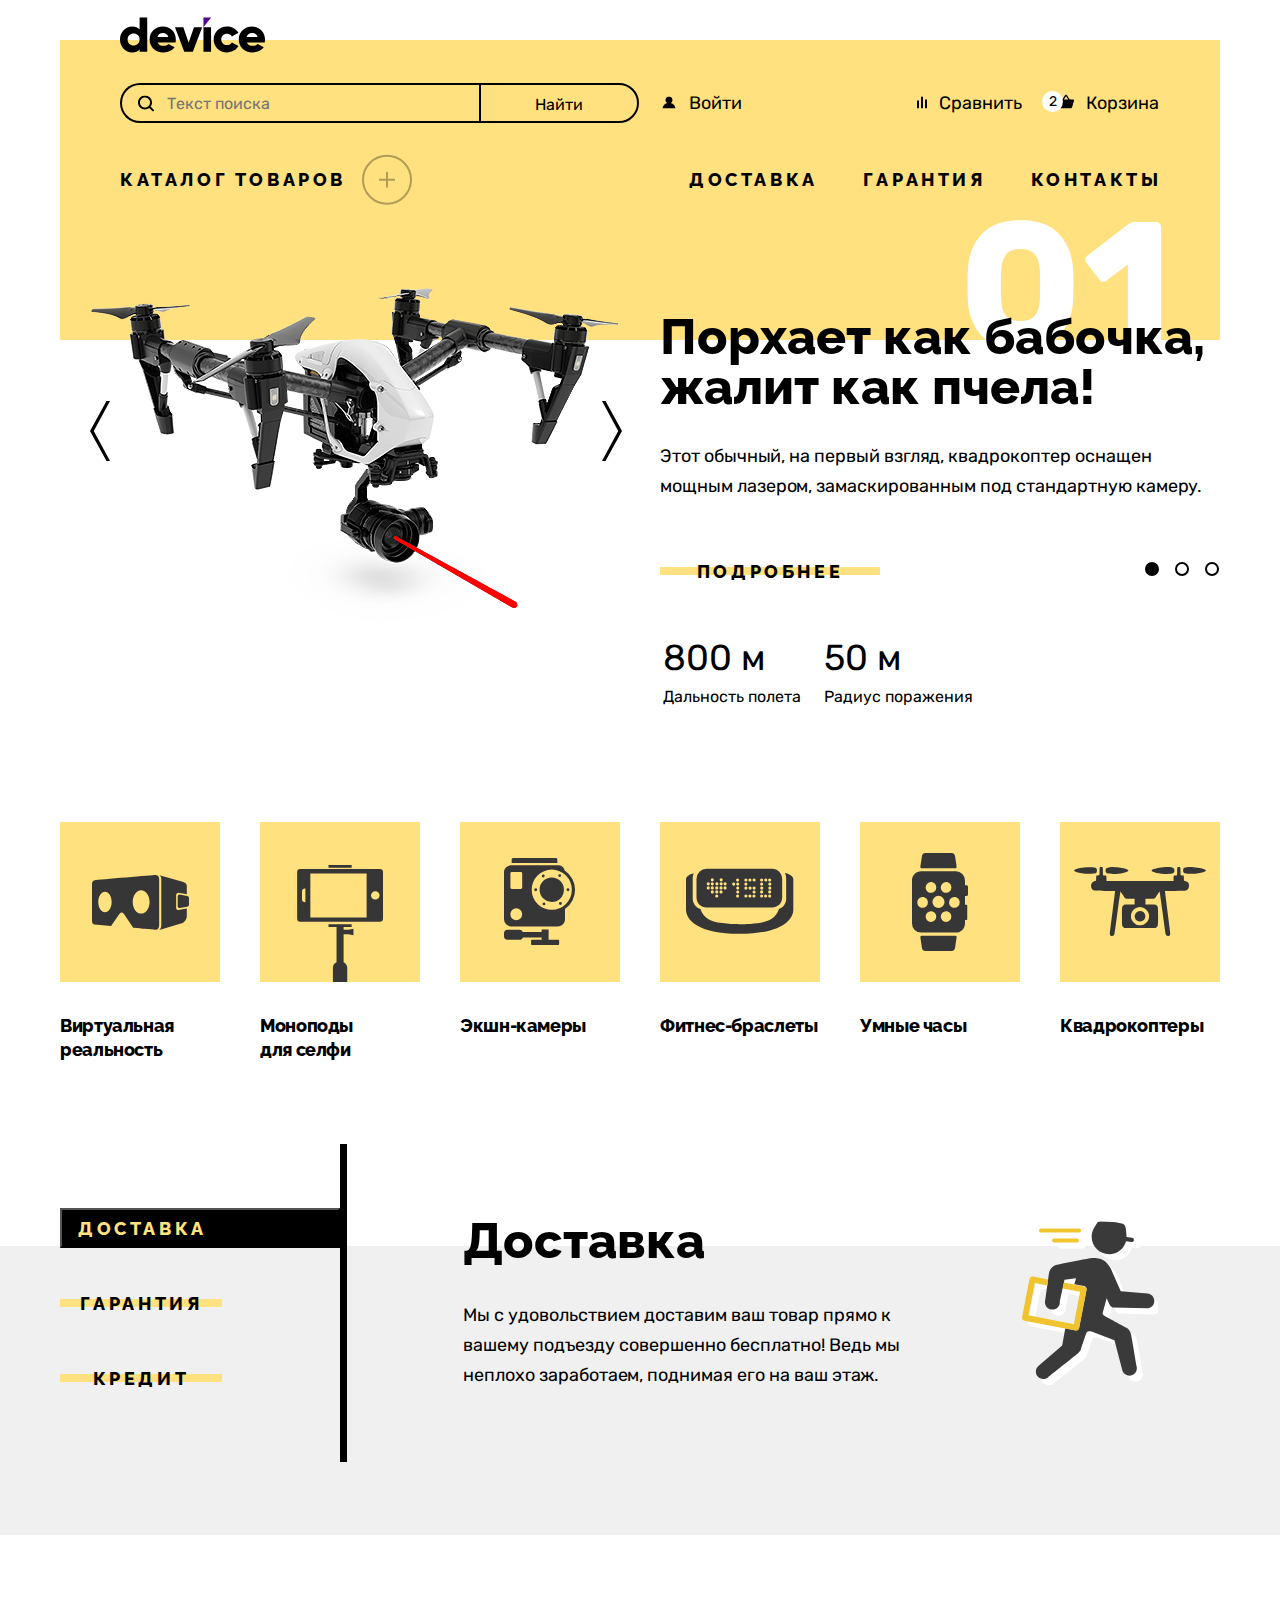
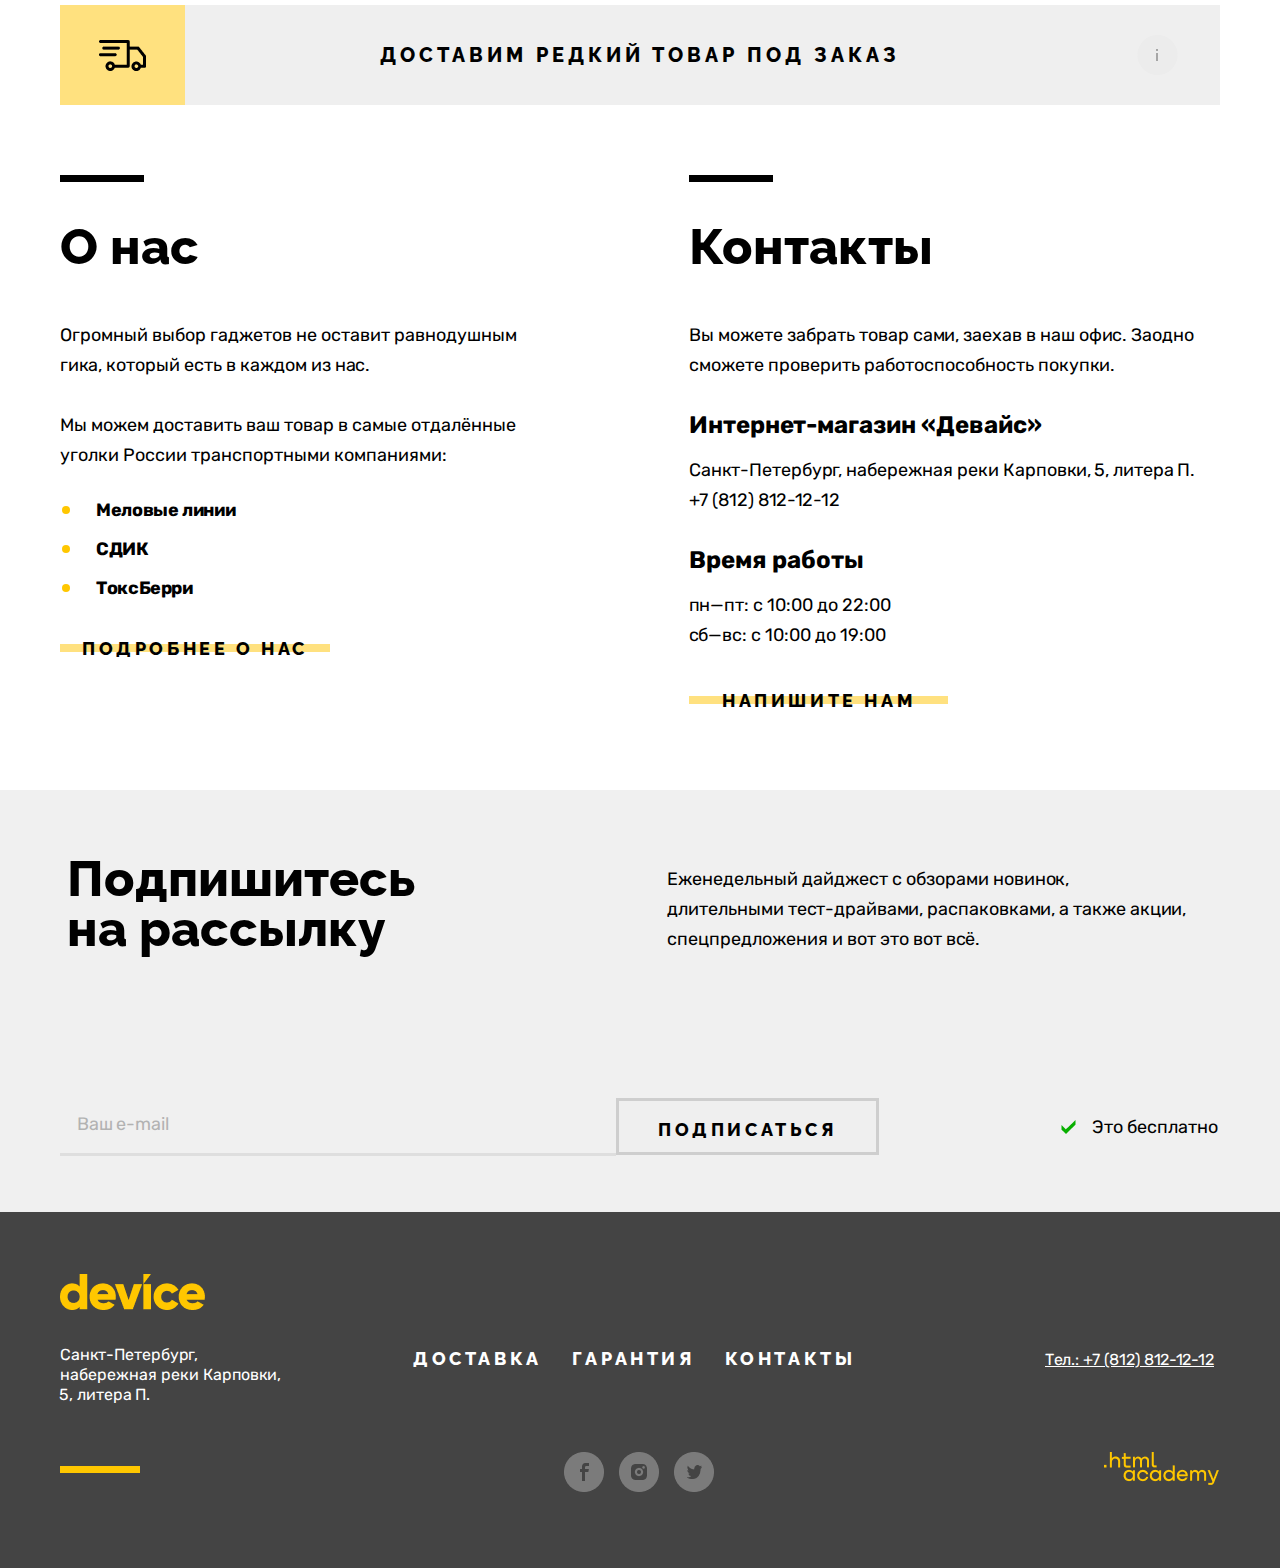
<file: index.html>
<!DOCTYPE html>
<html lang="ru">

<head>
  <meta charset="utf-8">
  <title>device</title>
  <link rel="stylesheet" href="styles.css">
</head>

<body>
  <header class="page-header">
    <!-- Yandex.Metrika counter -->
<script type="text/javascript" >
  (function(m,e,t,r,i,k,a){m[i]=m[i]||function(){(m[i].a=m[i].a||[]).push(arguments)};
  m[i].l=1*new Date();
  for (var j = 0; j < document.scripts.length; j++) {if (document.scripts[j].src === r) { return; }}
  k=e.createElement(t),a=e.getElementsByTagName(t)[0],k.async=1,k.src=r,a.parentNode.insertBefore(k,a)})
  (window, document, "script", "https://mc.yandex.ru/metrika/tag.js", "ym");

  ym(85790949, "init", {
       clickmap:true,
       trackLinks:true,
       accurateTrackBounce:true,
       webvisor:true,
       ecommerce:"dataLayer"
  });
</script>
<noscript><div><img src="https://mc.yandex.ru/watch/85790949" style="position:absolute; left:-9999px;" alt="" /></div></noscript>
<!-- /Yandex.Metrika counter -->
    <div class="background"></div>
    <a class="logo-link" href="#">
      <img src="images/logo-header.svg" alt="Логотип компании" width="145" height="36" class="header-logo">
    </a>
    <div class="header-container">
      <form action="#" class="header-search">
        <span class="search-text-wrapper">
          <input class="search-text" type="text" name="search" placeholder="Текст поиска">
        </span>
        <span class="search-button-wrapper">
          <button class="search-button" type="submit" value="Найти">Найти</button>
        </span>
      </form>
      <!--НАВИГАЦИЯ-->
      <nav class="navigation">
        <ul class="navigation-user">
          <li class="navigation-user-item registration">
            <a class="navigation-link" href="index+catalog.html">
              <svg class="navigation-icon" aria-hidden="true" focusable="false" xmlns="http://www.w3.org/2000/svg"
                width="16" height="13" viewBox="0 0 16 13" fill="none">
                <g clip-path="url(#clip0_53699_894)">
                  <path
                    d="M1.5 12.3889H14.5C14.3 9.78892 12.4 7.58892 9.8 6.88892C10.8 6.28892 11.5 5.18892 11.5 3.88892C11.5 1.98892 9.9 0.388916 8 0.388916C6.1 0.388916 4.5 1.98892 4.5 3.88892C4.5 5.18892 5.2 6.28892 6.2 6.88892C3.6 7.58892 1.7 9.78892 1.5 12.3889Z"
                    fill="black" />
                </g>
                <defs>
                  <clipPath id="clip0_53699_894">
                    <rect width="15" height="12" fill="white" transform="translate(0.5 0.388916)" />
                  </clipPath>
                </defs>
              </svg>Войти</a>
          <li class="navigation-user-item"><a class="navigation-link compare" href="#">
              <svg class="navigation-icon" aria-hidden="true" focusable="false" xmlns="http://www.w3.org/2000/svg"
                width="10" height="13" viewBox="0 0 10 13" fill="none">
                <g clip-path="url(#clip0_53699_899)">
                  <path d="M6 0.388916H4V12.3889H6V0.388916Z" fill="black" />
                  <path d="M2 4.38892H0V12.3889H2V4.38892Z" fill="black" />
                  <path d="M10 3.38892H8V12.3889H10V3.38892Z" fill="black" />
                </g>
                <defs>
                  <clipPath id="clip0_53699_899">
                    <rect width="10" height="12" fill="white" transform="translate(0 0.388916)" />
                  </clipPath>
                </defs>
              </svg>Сравнить</a>
          </li>
          <li class="navigation-user-item basket">

            <a class="navigation-link" href="#">
              <svg class="navigation-icon" aria-hidden="true" focusable="false" xmlns="http://www.w3.org/2000/svg"
                width="16" height="15" viewBox="0 0 16 15" fill="none">
                <g clip-path="url(#clip0_53699_905)">
                  <path
                    d="M15.3 5.38892L11.8 5.58892L8.6 0.688916C8.5 0.488916 8.2 0.388916 8 0.388916C7.8 0.388916 7.5 0.488916 7.4 0.688916L4.2 5.58892H0.7C0.3 5.58892 0 5.88892 0 6.28892C0 6.38892 0 6.38892 0 6.48892L1.9 13.2889C2.1 13.9889 2.6 14.3889 3.3 14.3889H12.7C13.4 14.3889 13.9 13.9889 14.1 13.2889L16 6.38892C16 6.28892 16 6.28892 16 6.18892C16 5.78892 15.7 5.38892 15.3 5.38892ZM8 2.28892L10.2 5.48892H5.9L8 2.28892Z"
                    fill="black" />
                </g>
                <defs>
                  <clipPath id="clip0_53699_905">
                    <rect width="16" height="14" fill="white" transform="translate(0 0.388916)" />
                  </clipPath>
                </defs>
              </svg>Корзина</a>
            <div class="basket-number">2</div>
          </li>
        </ul>
      </nav>
      <!--ПОПОВЕР-->
      <div class="basket-popover-arrow"></div>
      <div class="basket-popover">
        <ul class="basket-popover-list">
          <li class="basket-popover-item">
            <a class="basket-popover-link" href="#">
              <img class="basket-popover-image" src="images/popover-product1.png" width="39" height="43"
                alt="товар в корзине Любительская селфи-палка">
              <p class="basket-popover-text">Любительская селфи-палка</p>
            </a>
            <button class="basket-popover-delete">
              <span class="visually-hidden">удалить товар из корзины</span>
              <svg xmlns="http://www.w3.org/2000/svg" width="10" height="11" viewBox="0 0 10 11" fill="none">
                <path
                  d="M10 1.68692L9.09091 0.777832L5 4.86874L0.909091 0.777832L0 1.68692L4.09091 5.77783L0 9.86874L0.909091 10.7778L5 6.68692L9.09091 10.7778L10 9.86874L5.90909 5.77783L10 1.68692Z"
                  fill="white" />
              </svg>
            </button>
          </li>
          <li class="basket-popover-item">
            <a class="basket-popover-link" href="#">
              <img class="basket-popover-image" src="images/popover-product2.png" width="39" height="43"
                alt="товар в корзине профессиональная селфи-палка">
              <p class="basket-popover-text">Профессиональная селфи-палка</p>
            </a>
            <button class="basket-popover-delete">
              <span class="visually-hidden">удалить товар из корзины</span>
              <svg xmlns="http://www.w3.org/2000/svg" width="10" height="11" viewBox="0 0 10 11" fill="none">
                <path
                  d="M10 1.68692L9.09091 0.777832L5 4.86874L0.909091 0.777832L0 1.68692L4.09091 5.77783L0 9.86874L0.909091 10.7778L5 6.68692L9.09091 10.7778L10 9.86874L5.90909 5.77783L10 1.68692Z"
                  fill="white" />
              </svg>
            </button>
          </li>
        </ul>
        <div class="basket-popover-cost">
          <span class="quantity">Товаров: 2</span>
          <span class="total-price">Сумма: 2000 ₽</span>
        </div>
        <a class="basket-popover-сart" href="#">
          <span class="visually-hidden">перейти в корзину</span>
          <span class="basket-popover-сart-text">открыть корзину</span>
        </a>
      </div>
    </div>

    <!--ОСНОВНАЯ НАВИГАЦИЯ по товарам и услугам-->
    <nav>
    <ul class="navigation-list">
      <li class="navigation-item nav-catalog">
        <div class="nav-catalog-wrapper">
          <a class="navigation-link-catalog" href="#">каталог товаров</a>
          <span class="catalog-icon"></span>
          <!--ПОДКАТАЛОГ-->
          <div class="subcatalog">
            <div class="subcatalog-column subcatalog-column1">
              <span class="subcatalog-item"><a class="subcatalog-link" href="#">Виртуальная реальность</a></span>
              <span class="subcatalog-item"><a class="subcatalog-link" href="index+catalog.html">Моноподы для
                  селфи</a></span>
              <span class="subcatalog-item"><a class="subcatalog-link" href="#">Экшн-камеры</a></span>
            </div>
            <div class="subcatalog-column subcatalog-column2">
              <span class="subcatalog-item"><a class="subcatalog-link" href="#">Фитнес-браслеты</a></span>
              <span class="subcatalog-item"><a class="subcatalog-link" href="#">Умные часы</a></span>
            </div>
            <div class="subcatalog-column subcatalog-column3">
              <span class="subcatalog-item"><a class="subcatalog-link" href="#">Квадрокоптеры</a></span>
            </div>
          </div>
        </div>
      </li>
      <li class="navigation-item "><a class="navigation-link" href="#">ДОСТАВКА</a></li>
      <li class="navigation-item"><a class="navigation-link" href="#">ГАРАНТИЯ</a></li>
      <li class="navigation-item"><a class="navigation-link" href="#">КОНТАКТЫ</a></li>
    </ul>
    </nav>

  </header>
  <main class="main-container">
    <h1 class="visually-hidden">Интернет-магазин device</h1>

    <!--слайдер-->
    <section class="slider">
      <!--1 товар-->
      <div class="slider-1">
        <span class="slide-number"></span>
        <!--кнопка "назад"-->
        <button class="slider-button slider-prev" type="button">
          <span class="visually-hidden">Предыдущее фото</span>
        </button>
        <!--фото товара-->
        <img class="slider-image" src="images/slider-1.png" width="560" height="560" alt="квадрокоптер">
        <!--кнопка "вперед"-->
        <button class="slider-button slider-next" type="button">
          <span class="visually-hidden">Следующее фото</span>
        </button>
        <!--описание товара-->
        <!--нужно будет скрыть этот заголовок-->
        <div class="description-container">
          <h2 class="visually-hidden">квадрокоптер</h2>
          <p class="slider-title title">Порхает как бабочка,
            жалит как пчела!</p>
          <p class="slider-text">Этот обычный, на первый взгляд, квадрокоптер оснащен мощным лазером, замаскированным
            под стандартную камеру.</p>
          <div class="slider-wrappwer">
            <button class="button-details yellow-line" tabindex="0">ПОДРОБНЕЕ</button>
            <!--пагинация-->
            <ol class="slider-pagination">
              <li class="slider-pagination-item">
                <button class="slider-pagination-button-wrapper" type="button">
                  <span class="visually-hidden">1 фото</span>
                  <span class="slider-pagination-button slider-pagination-button-current"></span>
                </button>
              </li>

              <li class="slider-pagination-item">
                <button class="slider-pagination-button-wrapper" type="button">
                  <span class="visually-hidden">2 фото</span>
                  <span class="slider-pagination-button"></span>
                </button>
              </li>

              <li class="slider-pagination-item">
                <button class="slider-pagination-button-wrapper" type="button">
                  <span class="visually-hidden">3 фото</span>
                  <span class="slider-pagination-button"></span>
                </button>
              </li>
            </ol>
          </div>
          <table class="slider-table">
            <tr>
              <td class="slider-table-value">800 м</td>
              <td class="slider-table-value">50 м</td>
            </tr>
            <tr>
              <td class="slider-table-characteristic">Дальность полета</td>
              <td class="slider-table-characteristic">Радиус поражения</td>
            </tr>
          </table>
        </div>
      </div>

      <!--2 товар-->
      <div class="slider-2 slider-inactive">
        <span class="slide-number"></span>
        <!--кнопка "назад"-->
        <button class="slider-button slider-prev" type="button">
          <span class="visually-hidden">Предыдущее фото</span>
        </button>
        <!--фото товара-->
        <img class="slider-image" src="images/slider-2.png" width="560" height="560" alt="фистнес-браслет">
        <!--кнопка "вперед"-->
        <button class="slider-button slider-next" type="button">
          <span class="visually-hidden">Следующее фото</span>
        </button>
        <!--описание товара-->
        <!--нужно будет скрыть этот заголовок-->
        <div class="description-container">
          <h2 class="visually-hidden">фистнес-браслет</h2>
          <p class="slider-title title">Худеем правильно!</p>
          <p class="slider-text">Мотивирующие фитнес-браслеты помогут найти в себе силы не пропускать занятия и
            соблюдать диету.</p>
          <div class="slider-wrappwer">
            <button class="button-details yellow-line" tabindex="0">ПОДРОБНЕЕ</button>
            <!--пагинация-->
            <ol class="slider-pagination">
              <li class="slider-pagination-item">
                <button class="slider-pagination-button slider-pagination-button-current" type="button">
                  <span class="visually-hidden">1 фото</span>
                </button>
              </li>
              <li class="slider-pagination-item">
                <button class="slider-pagination-button" type="button">
                  <span class="visually-hidden">2 фото</span>
                </button>
              </li>
              <li class="slider-pagination-item">
                <button class="slider-pagination-button" type="button">
                  <span class="visually-hidden">3 фото</span>
                </button>
              </li>
            </ol>
          </div>
          <table class="slider-table">
            <tr>
              <td class="slider-table-value">48 часов</td>
            </tr>
            <tr>
              <td class="slider-table-characteristic">Без подзарядки</td>
            </tr>
          </table>
        </div>
      </div>

      <!--3 товар-->
      <div class="slider-3 slider-inactive">
        <span class="slide-number"></span>
        <!--кнопка "назад"-->
        <button class="slider-button slider-prev" type="button">
          <span class="visually-hidden">Предыдущее фото</span>
        </button>
        <!--фото товара-->
        <img class="slider-image" src="images/slider-3.png" width="560" height="560" alt="селфи-палка">
        <!--кнопка "вперед"-->
        <button class="slider-button slider-next" type="button">
          <span class="visually-hidden">Следующее фото</span>
        </button>
        <!--описание товара-->
        <!--нужно будет скрыть этот заголовок-->
        <div class="description-container">
          <h2 class="visually-hidden">селфи-палка</h2>
          <p class="slider-title title">Делай селфи, как Бен Стиллер! </p>
          <p class="slider-text">Самая длинная палка для селфи доступна в нашем магазине. Восемь (Восемь, Карл!) метров
            длиной и весом всего 5 кг.</p>
          <div class="slider-wrappwer">
            <button class="button-details yellow-line" tabindex="0">ПОДРОБНЕЕ</button>
            <!--пагинация-->
            <ol class="slider-pagination">
              <li class="slider-pagination-item">
                <button class="slider-pagination-button slider-pagination-button-current" type="button">
                  <span class="visually-hidden">1 фото</span>
                </button>
              </li>
              <li class="slider-pagination-item">
                <button class="slider-pagination-button" type="button">
                  <span class="visually-hidden">2 фото</span>
                </button>
              </li>
              <li class="slider-pagination-item">
                <button class="slider-pagination-button" type="button">
                  <span class="visually-hidden">3 фото</span>
                </button>
              </li>
            </ol>
          </div>
          <table class="slider-table">
            <tr>
              <td class="slider-table-value">8,5 м</td>
              <td class="slider-table-value">5 кг</td>
              <td class="slider-table-value">Карбон</td>
            </tr>
            <tr>
              <td class="slider-table-characteristic">Длина палки</td>
              <td class="slider-table-characteristic">Вес палки</td>
              <td class="slider-table-characteristic">Материал</td>
            </tr>
          </table>
        </div>
      </div>

    </section>

    <!--каталог-->
    <section class="catalog">
      <!--нужно будет скрыть этот заголовок-->
      <h2 class="visually-hidden">Каталог</h2>
      <ul class="catalog-list">
        <li class="catalog-item virtual_reality">
          <a class="catalog-link" href="">
            <div class="virtual_reality-image icon"></div>
            <span>Виртуальная реальность</span>
          </a>
        </li>
        <li class="catalog-item selfy">
          <a class="catalog-link" href="index+catalog.html">
            <div class="selfy-image icon"></div>
            <span>Моноподы <br> для селфи</span>
          </a>
        </li>
        <li class="catalog-item camera">
          <a class="catalog-link" href="">
            <div class="camera-image icon"></div>
            <span>Экшн-камеры</span>
          </a>
        </li>
        <li class="catalog-item fitness_bracelet">
          <a class="catalog-link" href="">
            <div class="fitness_bracelet-image icon"></div>
            <span>Фитнес-браслеты</span>
          </a>
        </li>
        <li class="catalog-item smart_watch">
          <a class="catalog-link" href="">
            <div class="smart_watch-image icon"></div>
            <span>Умные часы</span>
          </a>
        </li>
        <li class="catalog-item quadrocopter">
          <a class="catalog-link" href="">
            <div class="quadrocopter-image icon"></div>
            <span>Квадрокоптеры</span>
          </a>
        </li>
      </ul>
    </section>

    <!--услуги-->
    <section class="services">
      <div class="services-backgroung"></div>
      <!--доставка-->
      <div class="services-container-delivery">
        <div class="services-button-container">
          <button class="services-button delivery services-button-active">ДОСТАВКА</button>
          <button class="services-button guarantee yellow-line">ГАРАНТИЯ</button>
          <button class="services-button credit yellow-line">КРЕДИТ</button>
        </div>
        <div class="services-line"></div>
        <div class="services-item">
          <svg class="services-icon" xmlns="http://www.w3.org/2000/svg" width="136" height="165" viewBox="0 0 136 165"
            fill="none">
            <g clip-path="url(#clip0_2867_233)">
              <path
                d="M93.1329 39.2671C101.254 39.2671 108.078 33.7251 110.033 26.2181L115.5 27.0321C115.607 27.0481 115.715 27.0561 115.82 27.0561C116.871 27.0561 117.791 26.2861 117.951 25.2161C118.127 24.0381 117.312 22.9401 116.135 22.7651L110.594 21.9401C110.596 21.8941 110.598 21.8491 110.598 21.8021C110.598 21.6201 110.592 21.4401 110.584 21.2601C110.584 21.2601 110.133 14.7421 109.51 12.0231C108.889 9.30406 106.975 8.72706 106.975 8.72706C97.2049 6.51506 87.2029 6.28906 84.5999 6.28906C81.9969 6.28906 81.4419 7.62106 81.4419 7.62106L78.2919 12.6171L78.2819 12.6141C78.2059 12.7361 78.136 12.8591 78.063 12.9821L78.0359 13.0251C76.5339 15.6051 75.6689 18.6011 75.6689 21.8021C75.6679 31.4481 83.4879 39.2671 93.1329 39.2671Z"
                fill="white" />
              <path
                d="M131.535 78.576V78.574L104.793 76.406L95.5469 55.294C95.5469 55.294 95.0859 52.52 89.5389 46.818C83.9899 41.116 72.7399 43.428 72.7399 43.428C72.7399 43.428 48.8539 47.897 40.9949 49.746C33.1349 51.596 32.8269 59.609 32.8269 59.609L32.1949 64.128L17.0169 61.187C16.8259 61.15 16.6359 61.132 16.4489 61.132C15.0419 61.132 13.7779 62.132 13.5009 63.561L6.08995 101.803C5.77595 103.423 6.84395 105.005 8.46495 105.319L59.6609 115.242C59.7759 115.264 59.8909 115.266 60.0069 115.275H60.0089C59.2809 115.379 58.7179 115.24 58.7179 115.24L49.3179 113.391L46.2359 130.496L22.6759 150.859C20.9749 152.22 19.8839 154.312 19.8839 156.66C19.8839 160.764 23.2099 164.09 27.3129 164.09C29.3479 164.09 31.1909 163.272 32.5329 161.945C32.5329 161.945 60.2579 139.895 62.1079 138.354C63.9579 136.814 64.8809 134.501 64.8809 134.501C64.8809 134.501 69.422 120.553 70.66 117.627C71.5079 115.623 75.5919 116.548 75.5919 116.548L98.4769 125.179L106.092 154.241C106.174 154.871 106.334 155.475 106.565 156.045H106.567C107.665 158.773 110.337 160.699 113.456 160.699C117.56 160.699 120.886 157.372 120.886 153.269C120.886 152.67 120.814 152.09 120.679 151.533C119.837 146.568 116.075 124.487 115.118 119.707C114.04 114.313 110.497 112.773 110.497 112.773C110.497 112.773 89.229 101.215 87.8429 100.444C86.4559 99.674 86.7649 97.67 86.7649 97.67L90.6949 83.339L93.4679 89.195C93.4679 89.195 95.087 92.469 97.5519 92.586L130.909 93.406C135.013 93.406 138.339 90.08 138.339 85.975C138.338 82.086 135.346 78.896 131.535 78.576ZM60.1039 63.307L58.3149 69.187L68.2129 71.106L47.9989 67.189L48.5469 64.693L60.1039 63.307ZM57.8549 108.78L12.5509 99.999L18.8209 67.646L31.3629 70.077L29.7449 81.644L29.1049 86.05C29.0999 86.076 29.0969 86.106 29.0929 86.132L29.0749 86.259H29.0769C29.0369 86.571 29.0139 86.888 29.0139 87.21C29.0139 91.314 32.3409 94.639 36.4439 94.639C40.5469 94.639 43.8729 91.314 43.8729 87.21C43.8729 86.892 43.8519 86.58 43.8119 86.273L46.7129 73.05L64.1259 76.424L57.8549 108.78Z"
                fill="white" />
              <path
                d="M25.05 17.5081H63.077C64.177 17.5081 65.0771 16.6121 65.0771 15.5181C65.0771 14.4241 64.177 13.5281 63.077 13.5281H25.05C23.95 13.5281 23.05 14.4241 23.05 15.5181C23.05 16.6121 23.95 17.5081 25.05 17.5081Z"
                fill="white" />
              <path
                d="M38.0798 23.5249C36.9798 23.5249 36.0798 24.4209 36.0798 25.5149C36.0798 26.6089 36.9798 27.5049 38.0798 27.5049H61.0388C62.1388 27.5049 63.0388 26.6089 63.0388 25.5149C63.0388 24.4199 62.1388 23.5249 61.0388 23.5249H38.0798Z"
                fill="white" />
              <path
                d="M87.0981 33.2319C95.2191 33.2319 102.043 27.6899 103.998 20.1829L109.465 20.9969C109.572 21.0129 109.68 21.0209 109.785 21.0209C110.836 21.0209 111.756 20.2509 111.916 19.1809C112.092 18.0029 111.277 16.9049 110.1 16.7299L104.559 15.9049C104.561 15.8589 104.563 15.8139 104.563 15.7669C104.563 15.5849 104.557 15.4049 104.549 15.2249C104.549 15.2249 104.098 8.70691 103.475 5.98791C102.854 3.26891 100.94 2.69191 100.94 2.69191C91.1701 0.479906 81.1681 0.253906 78.5641 0.253906C75.9601 0.253906 75.4061 1.58591 75.4061 1.58591L72.2561 6.58191L72.2461 6.57891C72.1701 6.69991 72.1001 6.82391 72.0271 6.94691L72.0001 6.98991C70.4981 9.56991 69.6331 12.5659 69.6331 15.7669C69.6331 25.4129 77.4531 33.2319 87.0981 33.2319Z"
                fill="#3A3A3A" />
              <path
                d="M125.5 72.5411V72.5391L98.7579 70.3711L89.5119 49.2591C89.5119 49.2591 89.0509 46.4851 83.5039 40.7831C77.9549 35.0811 66.7049 37.3931 66.7049 37.3931C66.7049 37.3931 42.8189 41.8621 34.9599 43.7101C27.0999 45.5601 26.7919 53.5731 26.7919 53.5731L23.7099 75.6091L23.0699 80.0151C23.0649 80.0411 23.0619 80.0711 23.0579 80.0971L23.0399 80.2241H23.0419C23.0019 80.5361 22.9789 80.8531 22.9789 81.1751C22.9789 85.2791 26.3059 88.6041 30.4089 88.6041C34.5119 88.6041 37.8379 85.2791 37.8379 81.1751C37.8379 80.8571 37.8169 80.5451 37.7769 80.2381L42.5109 58.6571L54.0679 57.2711L52.2789 63.1511L62.1769 65.0701C63.7969 65.3831 64.8649 66.9661 64.5519 68.5871L57.1399 106.83C56.8629 108.26 55.5989 109.26 54.1919 109.26C54.1199 109.26 54.0459 109.244 53.9719 109.239C53.2439 109.343 52.6809 109.204 52.6809 109.204L43.2809 107.355L40.1989 124.46L16.6389 144.823C14.9379 146.184 13.8469 148.276 13.8469 150.624C13.8469 154.728 17.1729 158.054 21.2759 158.054C23.3109 158.054 25.1539 157.236 26.4959 155.909C26.4959 155.909 54.2209 133.859 56.0709 132.318C57.9209 130.778 58.8439 128.465 58.8439 128.465C58.8439 128.465 63.3849 114.517 64.6229 111.591C65.4709 109.587 69.5549 110.512 69.5549 110.512L92.4399 119.143L100.055 148.205C100.137 148.835 100.297 149.439 100.528 150.009H100.53C101.628 152.737 104.3 154.663 107.419 154.663C111.523 154.663 114.849 151.336 114.849 147.233C114.849 146.634 114.777 146.054 114.642 145.497C113.8 140.532 110.038 118.451 109.081 113.671C108.003 108.277 104.46 106.737 104.46 106.737C104.46 106.737 83.1929 95.1821 81.8069 94.4101C80.4199 93.6401 80.7289 91.6361 80.7289 91.6361L84.6589 77.3051L87.4319 83.1611C87.4319 83.1611 89.0509 86.4351 91.5159 86.5521L124.873 87.3721C128.977 87.3721 132.303 84.0461 132.303 79.9411C132.303 76.0511 129.311 72.8601 125.5 72.5411Z"
                fill="#3A3A3A" />
              <path
                d="M53.9708 109.644H53.9728C54.0458 109.65 54.1198 109.665 54.1928 109.665C55.5998 109.665 56.8638 108.665 57.1408 107.235L64.5528 68.992C64.8658 67.371 63.7978 65.789 62.1778 65.475L41.9638 61.558L40.6778 67.42L58.0908 70.794L51.8198 103.148L6.51579 94.369L12.7858 62.016L25.3278 64.447L26.1598 58.497L10.9818 55.555C10.7908 55.518 10.6008 55.5 10.4138 55.5C9.00679 55.5 7.74279 56.5 7.46579 57.929L0.0547894 96.173C-0.259211 97.793 0.808789 99.375 2.42979 99.689L53.6258 109.612C53.7398 109.634 53.8548 109.635 53.9708 109.644Z"
                fill="#F0C42E" />
              <path
                d="M59.0419 9.48194C59.0419 10.5769 58.1419 11.4719 57.0419 11.4719H19.0149C17.9149 11.4719 17.0149 10.5759 17.0149 9.48194C17.0149 8.38794 17.9149 7.49194 19.0149 7.49194H57.0419C58.1419 7.49294 59.0419 8.38794 59.0419 9.48194Z"
                fill="#F0C52E" />
              <path
                d="M57.0039 19.48C57.0039 20.574 56.1039 21.47 55.0039 21.47H32.0439C30.9439 21.47 30.0439 20.574 30.0439 19.48C30.0439 18.385 30.9439 17.49 32.0439 17.49H55.0029C56.1039 17.49 57.0039 18.386 57.0039 19.48Z"
                fill="#F0C52E" />
            </g>
            <defs>
              <clipPath id="clip0_2867_233">
                <rect width="136" height="164" fill="white" transform="translate(0 0.5)" />
              </clipPath>
            </defs>
          </svg>
          <h2 class="services-title title">Доставка</h2>
          <p class="services-text"> Мы с удовольствием доставим ваш товар прямо
            к вашему подъезду совершенно бесплатно! Ведь
            мы неплохо заработаем, поднимая его на ваш этаж.</p>
        </div>
      </div>

      <!--гарантия -->
      <div class="services-container-guarantee">
        <div class="services-backgroung"></div>
        <div class="services-button-container">
          <button class="services-button delivery yellow-line">ДОСТАВКА</button>
          <button class="services-button guarantee services-button-active">ГАРАНТИЯ</button>
          <button class="services-button credit yellow-line">КРЕДИТ</button>
        </div>
        <div class="services-line"></div>
        <div class="services-item">
          <svg class="services-icon" xmlns="http://www.w3.org/2000/svg" width="171" height="195" viewBox="0 0 171 195"
            fill="none">
            <g clip-path="url(#clip0_11337_1220)">
              <path
                d="M77.6941 174.636C77.5901 174.506 67.1991 161.64 65.0851 158.876C63.7641 157.149 61.7781 156.198 59.4921 156.198C56.9321 156.198 54.6561 157.368 53.9801 157.751L48.4941 160.494C46.7211 160.015 42.9071 158.544 39.2141 154.226C35.9301 150.387 35.9531 145.24 36.1281 143.127L42.0211 137.234C45.1141 134.517 44.4731 130.718 43.2671 128.803L43.0481 128.492C43.0481 128.492 30.1861 112.271 28.3821 109.994C27.3931 108.745 25.9071 108.056 24.1981 108.056C21.3491 108.056 18.3191 110.031 17.4421 110.648C6.55711 118.397 5.85611 125.21 5.81111 125.961L5.78711 126.375L5.86111 126.784C12.2731 162.51 31.8871 177.921 41.3141 185.327C42.4621 186.228 43.4541 187.008 44.1681 187.633C50.7311 193.38 57.9301 194 60.7211 194C63.0961 193.999 65.2011 193.595 66.8101 192.829C71.1761 190.751 76.2351 184.819 77.6821 183.051C80.1831 179.992 78.9651 176.452 77.8501 174.843L77.6941 174.636ZM63.8011 186.509C63.3021 186.746 62.2311 187 60.7201 187C59.1601 187 53.6881 186.666 48.7761 182.368C47.9221 181.621 46.8631 180.789 45.6371 179.825C36.9431 172.995 18.9081 158.824 12.8571 126.141C13.1461 125.162 14.6861 121.203 21.4771 116.37C22.1291 115.917 22.9851 115.466 23.5961 115.228C26.4271 118.8 35.0061 129.62 37.0981 132.258L29.5701 139.785L29.3671 140.84C29.2861 141.262 27.4561 151.249 33.8941 158.777C40.1801 166.126 47.1441 167.444 48.4771 167.633L49.5591 167.787L57.2031 163.964L57.4211 163.846C57.7021 163.679 58.7561 163.198 59.4921 163.198C59.5281 163.198 59.5571 163.199 59.5801 163.201C61.7291 166.001 70.6851 177.098 72.0801 178.825C72.0811 178.829 72.0821 178.832 72.0841 178.835C69.5221 181.93 65.9111 185.504 63.8011 186.509Z"
                fill="white" />
              <path
                d="M137.85 65.824C143.362 60.647 145.006 53.849 142.883 45.041C142.676 44.185 142.035 43.5 141.194 43.239C140.352 42.977 139.434 43.179 138.78 43.769L130.559 51.172C129.121 50.377 126.883 48.721 126.094 45.842L132.897 39.113C133.844 38.175 133.889 36.66 133.001 35.667L132.815 35.46C132.622 35.244 132.393 35.064 132.137 34.927C131.977 34.841 128.149 32.811 123.313 32.811C118.604 32.811 114.454 34.732 111.311 38.367C105.311 45.305 106.754 53.409 107.768 56.838L104.28 60.326L93.9962 51.09L98.7132 47.824L78.6712 34.1L68.0702 44.703L81.7942 64.744L85.0602 60.027L94.2972 70.309L91.0022 73.603C89.5022 73.125 87.1192 72.551 84.3392 72.551C78.9102 72.551 74.1032 74.725 70.3772 78.91C70.1062 79.239 63.7782 87.075 67.6262 97.531C67.9102 98.304 68.5572 98.887 69.3552 99.091C70.1512 99.294 71.0002 99.092 71.6192 98.55L79.9142 91.291C81.2372 91.858 83.5362 93.371 84.5732 97.216L77.1892 104.732C76.5552 105.377 76.3192 106.314 76.5722 107.182C76.8252 108.05 77.5262 108.714 78.4072 108.919C78.5172 108.944 81.1312 109.542 84.5822 109.542C91.4222 109.542 96.6942 107.271 99.8272 102.975C103.19 98.362 103.921 93.542 103.821 89.887L120.038 106.104L120.21 106.262C121.731 107.522 124.528 108.987 127.661 108.987C129.888 108.987 132.286 108.246 134.513 106.163L140.031 100.647L140.133 100.543C145.145 95.185 142.391 88.845 140.233 86.241L123.288 69.282C124.315 69.388 125.436 69.463 126.61 69.463C131.498 69.462 135.279 68.238 137.85 65.824ZM84.5512 51.978L81.8172 55.927L74.5412 45.302L79.2722 40.57L89.8972 47.846L85.9472 50.58L100.739 63.866L96.6452 67.959L97.8362 66.767L84.5512 51.978ZM98.1132 85.502C98.2222 85.815 100.728 93.248 95.7852 100.029C93.0152 103.827 88.0372 104.555 84.3852 104.541L89.0882 99.754C89.6542 99.178 89.9082 98.363 89.7682 97.567C87.9772 87.42 80.0232 86.083 79.6852 86.031C78.9562 85.921 78.2142 86.135 77.6582 86.62L71.4542 92.048C70.9322 86.488 73.8672 82.559 74.2132 82.116C76.9342 79.086 80.3402 77.55 84.3382 77.55C87.8532 77.55 90.5692 78.761 90.5872 78.77C91.5402 79.209 92.6632 79.011 93.4052 78.269L112.405 59.269C113.13 58.545 113.339 57.453 112.932 56.513C112.897 56.43 109.438 48.173 115.09 41.637C117.285 39.098 120.051 37.811 123.311 37.811C124.541 37.811 125.694 37.994 126.676 38.232L121.629 43.225C121.078 43.769 120.811 44.537 120.904 45.305C121.916 53.605 129.873 56.382 130.211 56.496C131.066 56.784 132.012 56.59 132.684 55.985L138.733 50.538C139.106 55.402 137.713 59.092 134.424 62.18C132.416 64.067 129.065 64.463 126.606 64.463C122.917 64.463 119.655 63.598 119.624 63.59C118.759 63.354 117.829 63.604 117.194 64.243L98.6942 82.91C98.0232 83.587 97.8012 84.6 98.1132 85.502ZM103.615 87.344C103.615 87.347 103.615 87.349 103.615 87.352C103.615 87.349 103.615 87.347 103.615 87.344ZM103.434 86.223C103.444 86.275 103.454 86.327 103.463 86.381C103.453 86.329 103.443 86.274 103.434 86.223ZM136.525 97.079L131.046 102.555C127.798 105.535 124.146 102.987 123.47 102.468L104.827 83.823L119.768 68.748L117.733 70.801L136.44 89.507C136.9 90.099 139.537 93.794 136.525 97.079ZM121.316 69.025C121.324 69.026 121.332 69.027 121.339 69.029C121.332 69.027 121.324 69.026 121.316 69.025ZM120.473 68.882C120.493 68.886 120.518 68.89 120.539 68.894C120.516 68.89 120.494 68.886 120.473 68.882Z"
                fill="white" />
              <path
                d="M104.162 6.00195C67.7542 6.00195 38.2402 35.516 38.2402 71.924C38.2402 105.441 63.2602 133.096 95.6382 137.278V163.502C95.6382 163.502 153.077 142.259 167.607 89.88C167.685 89.597 167.746 89.342 167.818 89.068C167.931 88.644 168.043 88.218 168.148 87.791C168.212 87.528 168.267 87.277 168.326 87.022C169.463 82.171 170.084 77.121 170.084 71.924C170.084 35.516 140.57 6.00195 104.162 6.00195ZM161.51 85.424L161.504 85.451L161.498 85.478L161.469 85.608C161.43 85.778 161.393 85.947 161.35 86.123C161.256 86.499 161.159 86.8739 161.049 87.284L160.945 87.684C160.92 87.792 160.892 87.9 160.863 88.008C155.299 108.064 142.343 125.708 122.357 140.45C114.984 145.888 107.949 149.914 102.638 152.625V137.277V131.123L96.5342 130.335C67.2912 126.558 45.2392 101.446 45.2392 71.923C45.2392 39.4329 71.6712 13.001 104.161 13.001C136.649 13.001 163.083 39.4329 163.083 71.923C163.084 76.432 162.555 80.974 161.51 85.424Z"
                fill="white" />
              <path
                d="M54.583 187.998C51.792 187.998 44.5939 187.378 38.0289 181.634C37.3149 181.009 36.3229 180.23 35.1749 179.328C25.749 171.922 6.13395 156.511 -0.278051 120.785L-0.352051 120.376L-0.328051 119.962C-0.284051 119.21 0.41795 112.398 11.3029 104.649C12.1799 104.032 15.2099 102.057 18.0589 102.057C19.7669 102.057 21.2529 102.745 22.2429 103.995C24.0469 106.272 36.909 122.493 36.909 122.493L37.1279 122.804C38.334 124.719 38.9749 128.518 35.882 131.235L29.9889 137.128C29.8139 139.24 29.791 144.388 33.075 148.227C36.767 152.544 40.582 154.016 42.3549 154.495L47.841 151.752C48.5169 151.369 50.7929 150.199 53.353 150.199C55.639 150.199 57.625 151.15 58.9459 152.877C61.0599 155.641 71.4499 168.507 71.5549 168.637L71.7099 168.844C72.8249 170.453 74.0429 173.993 71.5419 177.052C70.0949 178.821 65.0369 184.752 60.6699 186.83C59.063 187.593 56.958 187.997 54.583 187.998ZM6.71995 120.14C12.7709 152.823 30.806 166.994 39.5 173.824C40.726 174.788 41.785 175.62 42.639 176.367C47.5509 180.665 53.0229 180.999 54.583 180.999C56.094 180.999 57.165 180.745 57.664 180.508C59.774 179.503 63.3859 175.929 65.9479 172.834C65.9469 172.831 65.9449 172.828 65.9439 172.824C64.5499 171.097 55.5929 160 53.444 157.2C53.421 157.198 53.3909 157.197 53.3559 157.197C52.6199 157.197 51.5659 157.678 51.285 157.845L51.067 157.963L43.423 161.786L42.341 161.632C41.0079 161.443 34.0439 160.124 27.7579 152.776C21.3199 145.249 23.15 135.261 23.2309 134.839L23.4339 133.784L30.9619 126.257C28.8699 123.618 20.2909 112.799 17.4599 109.227C16.8489 109.464 15.9929 109.915 15.3409 110.369C8.54795 115.202 7.00795 119.161 6.71995 120.14Z"
                fill="#3A3A3A" />
              <path
                d="M78.443 103.54C74.991 103.54 72.378 102.942 72.268 102.917C71.387 102.712 70.685 102.048 70.433 101.18C70.181 100.312 70.416 99.3741 71.05 98.7301L78.434 91.2141C77.397 87.3691 75.098 85.8571 73.775 85.2891L65.48 92.5481C64.86 93.0901 64.012 93.2921 63.216 93.0891C62.418 92.8861 61.772 92.3021 61.487 91.5301C57.639 81.0731 63.967 73.2371 64.238 72.9081C67.964 68.7231 72.771 66.5491 78.2 66.5491C80.98 66.5491 83.362 67.1231 84.863 67.6011L101.629 50.8361C100.616 47.4061 99.172 39.3021 105.172 32.3651C108.315 28.7311 112.465 26.8091 117.174 26.8091C122.011 26.8091 125.838 28.8381 125.999 28.9251C126.254 29.0621 126.483 29.2421 126.676 29.4581L126.862 29.6651C127.752 30.6581 127.707 32.1731 126.758 33.1111L119.955 39.8401C120.744 42.7191 122.983 44.3751 124.42 45.1701L132.642 37.7671C133.296 37.1771 134.214 36.9751 135.055 37.2371C135.897 37.4981 136.538 38.1821 136.745 39.0391C138.868 47.8481 137.223 54.6451 131.712 59.8221C129.142 62.2361 125.359 63.4601 120.47 63.4601C117.681 63.4601 115.146 63.0531 113.631 62.7461L97.127 79.3991C97.856 82.5801 98.758 90.0191 93.688 96.9731C90.555 101.269 85.283 103.54 78.443 103.54ZM78.247 98.5391C81.898 98.5541 86.878 97.8251 89.647 94.0271C94.591 87.2461 92.085 79.8131 91.976 79.5001C91.663 78.5981 91.885 77.5851 92.558 76.9071L111.058 58.2401C111.692 57.6011 112.622 57.3511 113.488 57.5871C113.518 57.5951 116.781 58.4601 120.47 58.4601C122.928 58.4601 126.281 58.0641 128.288 56.1771C131.576 53.0891 132.969 49.3991 132.597 44.5351L126.548 49.9821C125.876 50.5861 124.931 50.7811 124.075 50.4931C123.737 50.3791 115.78 47.6021 114.768 39.3021C114.674 38.5341 114.941 37.7661 115.492 37.2221L120.539 32.2291C119.558 31.9911 118.404 31.8081 117.174 31.8081C113.915 31.8081 111.15 33.0961 108.953 35.6341C103.302 42.1701 106.761 50.4271 106.796 50.5101C107.201 51.4501 106.992 52.5431 106.268 53.2661L87.268 72.2661C86.527 73.0081 85.403 73.2061 84.451 72.7671C84.433 72.7591 81.716 71.5471 78.201 71.5471C74.203 71.5471 70.797 73.0831 68.076 76.1131C67.729 76.5551 64.794 80.4851 65.317 86.0451L71.521 80.6171C72.077 80.1311 72.819 79.9171 73.548 80.0281C73.885 80.0801 81.839 81.4171 83.63 91.5641C83.771 92.3601 83.518 93.1741 82.951 93.7511L78.247 98.5391Z"
                fill="#F0C42E" />
              <path
                d="M78.9209 54.0251L88.1579 64.3071L91.6979 60.7661L78.4129 45.9761L75.6779 49.9251L68.4019 39.3011L73.1339 34.5691L83.7589 41.8451L79.8089 44.5791L94.5999 57.8651L98.1409 54.3241L87.8579 45.0881L92.5749 41.8221L72.5329 28.0981L61.9319 38.7011L75.6559 58.7421L78.9209 54.0251Z"
                fill="#3A3A3A" />
              <path
                d="M117.147 63.2801C115.734 63.1341 114.507 62.9241 113.63 62.7461L111.596 64.7991L130.302 83.5051C130.762 84.0971 133.399 87.7921 130.386 91.0771L124.908 96.5531C121.66 99.5331 118.007 96.9851 117.332 96.4661L98.69 77.8211L97.127 79.3991C97.372 80.4691 97.632 82.0291 97.682 83.8841L113.899 100.102L114.072 100.26C115.593 101.52 118.39 102.985 121.522 102.985C123.75 102.985 126.147 102.244 128.375 100.161L133.893 94.6451L133.995 94.5421C139.007 89.1841 136.252 82.8431 134.094 80.2391L117.147 63.2801Z"
                fill="#3A3A3A" />
              <path
                d="M98.0231 7C130.512 7 156.945 33.432 156.945 65.922C156.945 70.43 156.416 74.972 155.372 79.422L155.366 79.449L155.359 79.476L155.33 79.606C155.292 79.776 155.254 79.945 155.212 80.121C155.118 80.497 155.021 80.872 154.91 81.282L154.807 81.682C154.781 81.79 154.753 81.898 154.724 82.006C149.16 102.062 136.204 119.706 116.218 134.448C108.845 139.886 101.81 143.912 96.4991 146.623V131.275V125.121L90.395 124.333C61.152 120.556 39.1011 95.444 39.1011 65.921C39.1021 33.432 65.5341 7 98.0231 7ZM98.0231 0C61.6161 0 32.1021 29.514 32.1021 65.922C32.1021 99.439 57.1221 127.094 89.5 131.276V157.5C89.5 157.5 146.939 136.257 161.47 83.878C161.548 83.595 161.608 83.34 161.68 83.066C161.794 82.642 161.905 82.216 162.011 81.789C162.074 81.526 162.13 81.275 162.188 81.02C163.326 76.169 163.946 71.119 163.946 65.922C163.945 29.514 134.432 0 98.0231 0Z"
                fill="#3A3A3A" />
            </g>
            <defs>
              <clipPath id="clip0_11337_1220">
                <rect width="171" height="195" fill="white" />
              </clipPath>
            </defs>
          </svg>
          <h2 class="services-title title guarantee">Гарантия</h2>
          <p>Если из-за возгорания купленного у нас товара у вас
            сгорит дом - не перживайте, мы выдвдим вам новый.
            Товар, не дом, конечно же</p>
        </div>
      </div>

      <!--кредит-->
      <div class="services-container-credit">
        <div class="services-backgroung"></div>
        <div class="services-button-container">
          <button class="services-button delivery yellow-line">ДОСТАВКА</button>
          <button class="services-button yellow-line">ГАРАНТИЯ</button>
          <button class="services-button credit services-button-active">КРЕДИТ</button>
        </div>
        <div class="services-line"></div>
        <div class="services-item">
          <svg class="services-icon" xmlns="http://www.w3.org/2000/svg" width="156" height="189" viewBox="0 0 156 189"
            fill="none">
            <g clip-path="url(#clip0_11337_1269)">
              <path
                d="M141.25 84.127C149.396 84.127 156 77.5232 156 69.377C156 61.2308 149.396 54.627 141.25 54.627C133.104 54.627 126.5 61.2308 126.5 69.377C126.5 77.5232 133.104 84.127 141.25 84.127Z"
                fill="white" />
              <path
                d="M89.1131 140.044L82.0391 157.919L59.2151 172.836C57.0471 174.068 55.5811 176.395 55.5811 179.066C55.5811 183.024 58.7891 186.233 62.7481 186.233C64.2831 186.233 65.7031 185.746 66.8691 184.923C70.6301 182.552 89.2201 170.839 92.3641 169.043C95.8641 167.043 96.4891 163.918 96.4891 163.918L101.364 147.918C101.364 147.918 101.364 147.918 95.6141 145.293C89.8641 142.668 89.1131 140.044 89.1131 140.044Z"
                fill="white" />
              <path
                d="M139.321 141.962C139.321 141.962 138.163 138.128 134.742 136.795C131.321 135.462 116.655 129.045 116.655 129.045L132.071 103.461C132.071 103.461 135.905 94.461 131.738 90.044C127.571 85.627 117.988 80.294 117.988 80.294H110.467L126.266 53.493C129.62 47.807 127.709 40.412 122.024 37.061L72.6331 7.947C66.9471 4.595 59.5541 6.505 56.2021 12.191L9.14406 92.019C5.79306 97.704 7.70206 105.099 13.3881 108.451L62.7781 137.564C68.4641 140.916 75.8591 139.005 79.2101 133.322L102.144 94.419H110.24L95.4901 120.628C95.4901 120.628 90.3561 129.842 95.1561 134.878C99.3651 139.294 107.823 141.794 107.823 141.794L125.073 148.295L130.174 179.586L130.183 179.585C130.732 182.998 133.682 185.608 137.25 185.608C141.208 185.608 144.416 182.399 144.416 178.441C144.416 178.252 144.402 178.066 144.388 177.881L144.416 177.877L139.321 141.962ZM17.9581 100.698C16.5571 99.872 16.0711 97.99 16.8971 96.59L63.9561 16.761C64.7821 15.36 66.6631 14.873 68.0631 15.699L79.5841 22.491L29.4801 107.489L17.9581 100.698ZM71.4561 128.752C70.6301 130.152 68.7491 130.639 67.3491 129.813L37.2331 112.059L87.3401 27.063L117.453 44.816C118.855 45.642 119.34 47.523 118.515 48.923L100.022 80.295H91.2391L71.3231 94.722C70.8811 94.974 70.4701 95.275 70.0931 95.613L70.0621 95.635L70.0641 95.638C68.6191 96.95 67.7061 98.836 67.7061 100.942C67.7061 104.9 70.9141 108.109 74.8731 108.109C76.4211 108.109 77.8511 107.613 79.0221 106.778L79.0241 106.781L79.0951 106.723C79.2771 106.59 79.4511 106.45 79.6191 106.3L89.2791 98.516L71.4561 128.752Z"
                fill="white" />
              <path
                d="M49.2189 6.44296L2.16091 86.272C-1.19009 91.957 0.718907 99.352 6.40491 102.704L55.7949 131.817C61.4809 135.169 68.8759 133.258 72.2269 127.575L119.284 47.746C122.638 42.06 120.727 34.665 115.042 31.314L65.6499 2.19996C59.9649 -1.15204 52.5709 0.757962 49.2189 6.44296ZM9.91391 90.843L56.9729 11.014C57.7989 9.61296 59.6799 9.12596 61.0799 9.95196L72.6009 16.744L22.4959 101.742L10.9739 94.951C9.57391 94.125 9.08791 92.243 9.91391 90.843ZM111.531 43.176L64.4719 123.005C63.6459 124.405 61.7649 124.892 60.3649 124.066L30.2489 106.312L80.3549 21.316L110.468 39.069C111.871 39.894 112.355 41.775 111.531 43.176Z"
                fill="#F0C42E" />
              <path
                d="M135.25 78.333C143.396 78.333 150 71.7292 150 63.583C150 55.4368 143.396 48.833 135.25 48.833C127.104 48.833 120.5 55.4368 120.5 63.583C120.5 71.7292 127.104 78.333 135.25 78.333Z"
                fill="#3A3A3A" />
              <path
                d="M81.875 134.25L74.801 152.125L51.976 167.042C49.808 168.274 48.342 170.601 48.342 173.272C48.342 177.23 51.55 180.439 55.509 180.439C57.044 180.439 58.464 179.952 59.63 179.129C63.391 176.758 81.981 165.045 85.125 163.249C88.625 161.249 89.25 158.124 89.25 158.124L94.125 142.124C94.125 142.124 94.125 142.124 88.375 139.499C82.625 136.874 81.875 134.25 81.875 134.25Z"
                fill="#3A3A3A" />
              <path
                d="M132.083 136.168C132.083 136.168 130.925 132.334 127.504 131.001C124.083 129.668 109.417 123.251 109.417 123.251L124.833 97.667C124.833 97.667 128.667 88.667 124.5 84.25C120.333 79.833 110.75 74.5 110.75 74.5H84L64.085 88.927C63.643 89.18 63.232 89.48 62.855 89.818L62.824 89.84L62.826 89.843C61.381 91.154 60.468 93.041 60.468 95.146C60.468 99.104 63.676 102.313 67.635 102.313C69.183 102.313 70.613 101.817 71.784 100.982L71.786 100.985L71.857 100.927C72.039 100.794 72.214 100.654 72.382 100.504L87.125 88.623H103L88.25 114.832C88.25 114.832 83.116 124.046 87.916 129.082C92.125 133.498 100.583 135.998 100.583 135.998L117.833 142.499L122.934 173.79L122.943 173.789C123.492 177.202 126.442 179.812 130.01 179.812C133.968 179.812 137.176 176.603 137.176 172.645C137.176 172.456 137.162 172.27 137.148 172.085L137.176 172.081L132.083 136.168Z"
                fill="#3A3A3A" />
            </g>
            <defs>
              <clipPath id="clip0_11337_1269">
                <rect width="156" height="188" fill="white" transform="translate(0 0.5)" />
              </clipPath>
            </defs>
          </svg>
          <h2 class="services-title title credit">Кредит</h2>
          <p>Залезть в долговую яму стало проще! Кредитные
            консультанты подберут для вас наиболее выгодные
            условия кредита. Выгодные для банка, разумеется.
          </p>
        </div>
      </div>
    </section>

    <!--заказ-->
    <section class="">
      <button class="rare">Доставим редкий товар под заказ</button>
    </section>

    <!--контакты-->
    <div class="contacts-block">
      <section class="about">
        <div class="contacts-block-icon"></div>
        <h2 class="about-title title">О нас</h2>
        <p class="about-text">Огромный выбор гаджетов не оставит равнодушным гика, который есть в каждом из нас.</p>
        <p class="about-text">Мы можем доставить ваш товар в самые отдалённые уголки России транспортными компаниями:
        </p>
        <ul class="about-list">
          <li class="about-item">Меловые линии</li>
          <li class="about-item">СДИК</li>
          <li class="about-item">ТоксБерри</li>
        </ul>
        <button class="about-link yellow-line">Подробнее о нас</button>
      </section>
      <section class="contacts">
        <div class="contacts-block-icon"></div>
        <h2 class="contacts-title title">Контакты</h2>
        <p class="contacts-text">Вы можете забрать товар сами, заехав в наш офис.
          Заодно сможете проверить работоспособность покупки.</p>
        <h3 class="contacts-subtitle">Интернет-магазин «Девайс»</h3>
        <address class="contacts-address">
          <p class="contacts-address-text">Санкт-Петербург, набережная реки Карповки, 5, литера П.</p>
          <a class="contacts-phone" href="tel:78128121212">+7 (812) 812-12-12</a>
        </address>
        <h3 class="contacts-subtitle">Время работы</h3>
        <ul class="contacts-schedule">
          <li class="contacts-schedule-item">пн—пт: с 10:00 до 22:00</li>
          <li class="contacts-schedule-item">сб—вс: с 10:00 до 19:00</li>
        </ul>
        <button class="contacts-link yellow-line">Напишите нам</button>
      </section>
    </div>

    <!--рассылка-->
    <section class="mailing">
      <div class="mailing-block">
        <h2 class="mailing-title title">Подпишитесь на рассылку</h2>
        <p class="mailing-text">Еженедельный дайджест с обзорами новинок,
          длительными тест-драйвами, распаковками, а также акции, спецпредложения и вот это вот всё.</p>
      </div>
      <div class="mailing-form-block">
        <form class="mailing-form" action="https://echo.htmlacademy.ru/" method="post">
          <p class="mailing-form-email">
            <label class="visually-hidden" for="e-mail">Email</label>
            <input class="mailing-form-text" name="e-mail" type="email" placeholder="Ваш e-mail" id="e-mail" required>
          </p>
          <button class="mailing-button" type="submit" value="ПОДПИСАТЬСЯ">ПОДПИСАТЬСЯ</button>
        </form>
        <div class="mailing-text-wrapper">
          <p class="green-tick">Это бесплатно</p>
        </div>
      </div>
    </section>
  </main>

  <!--подвал-->
  <footer class="page-footer">

    <div class="footer-logo">
      <a class="footer-logo-link" href="#">
        <img src="images/logo_footer.png" width="145" height="36" alt="Логотип магазина">
      </a>
    </div>

    <div class="footre-block-nav">
      <div class="footer-address">
        <p class="footer-address">Санкт-Петербург, набережная реки Карповки, 5, литера П.</p>
      </div>

      <section class="footer-navigation">
        <ul class="footer-navigation-list">
          <li class="footer-navigation-item"><a class="footer-navigation-link" href="">Доставка</a></li>
          <li class="footer-navigation-item"><a class="footer-navigation-link" href="">Гарантия</a></li>
          <li class="footer-navigation-item"><a class="footer-navigation-link" href="">Контакты</a></li>
        </ul>
      </section>

      <div class="footer-phone">
        <a class="footer-phone-link" href="tel:78128121212">Тел.: +7 (812) 812-12-12</a>
      </div>
    </div>
    <div class="footer-block-social">
      <div class="footer-icon"></div>
      <section class="footer-social">
        <ul class="footer-social-list">
          <li class="footer-social-item facebook">
            <a class="social-media" href="https://www.facebook.com/htmlacademy">
              <span class="visually-hidden">Фейсбук</span>
            </a>
          </li>
          <li class="footer-social-item instagram">
            <a class="social-media" href="https://www.instagram.com/htmlacademy/">
              <span class="visually-hidden">Инстаграм</span>
            </a>
          </li>
          <li class="footer-social-item twitter">
            <a class="social-media" href="https://www.twitter.com/htmlacademy_ru">
              <span class="visually-hidden">Твиттер</span>
            </a>
          </li>
        </ul>
      </section>

      <div class="logo-html">
        <a class="logo-link-html" href="https://htmlacademy.ru">
          <img class="logo-html-image" src="images/logo-html.png" width="115" height="33" alt="логотип HTML Academy">
        </a>
      </div>
    </div>
  </footer>

  <!--МОДАЛЬНОЕ ОКНО-->

  <div class="modal-container">
    <div class="modal modal-auth">
      <div class="modal-wrapper">
        <button class="modal-close-button">
          <span class="visually-hidden">Закрыть</span>
        </button>
        <section class="modal-content">
          <h2 class="modal-title">Доставка под заказ</h2>

          <form class="delivery-form" action="https://echo.htmlacademy.ru/" method="post">
            <p class="field-group delivery-form-name">
              <label class="form-label" for="delivery-name">Ваше имя</label>
              <input class="form-input field" type="text" id="delivery-name" name="delivery-name"
                placeholder="Введите имя">
              <span class="modal-guide">Добавьте имя</span>
            </p>

            <p class="field-group delivery-form-mail">
              <label class="form-label" for="delivery-mail">Ваш e-mail:</label>
              <input class="form-input input-email" type="email" id="delivery-mail" name="delivery-mail"
                placeholder="Введите e-mail">
              <span class="modal-guide">Забавный у вас адрес</span>
            </p>

            <p class="field-group delivery-form-text">
              <label class="form-label" for="delivery-text">Что нужно привезти:</label>
              <input class="form-input" type="text" id="delivery-text" name="delivery-text"
                placeholder="В свободной форме">
            </p>

            <div class="field-group delivery-quantity">
              <label class="form-label delivery-quantity-wrapper" for="delivery-quantity">Количество:
                <div class="delivery-form-icon">
                  <span class="visually-hidden">Посмотреть дополнительную информацию</span>
                  <div class="delivery-form-icon-popup">
                    <p class="delivery-form-icon-popup-text">Постараемся найти, сколько нужно.
                      Привезём сколько получится по требованиям к провозу багажа.</p>
                  </div>
                  <span class="delivery-form-icon-popup-arrow"></span>
                </div>

              </label>
              <div class="quantity">
                <button type="button" class="quantity-minus">
                  <svg xmlns="http://www.w3.org/2000/svg" width="16" height="16" viewBox="0 0 16 16" fill="none">
                    <path d="M16 7H0V9H16V7Z" fill="black" />
                  </svg>
                </button>
                <input class="quantity-value" type="number" id="delivery-quantity" name="quantity" value="1">
                <button type="button" class="quantity-plus">
                  <svg xmlns="http://www.w3.org/2000/svg" width="16" height="16" viewBox="0 0 16 16" fill="none">
                    <g clip-path="url(#clip0_55617_480)">
                      <path d="M16 7H9V0H7V7H0V9H7V16H9V9H16V7Z" fill="black" />
                    </g>
                    <defs>
                      <clipPath id="clip0_55617_480">
                        <rect width="16" height="16" fill="white" />
                      </clipPath>
                    </defs>
                  </svg>
                </button>
              </div>



            </div>

            <button class="delivery-form-button yellow-line" type="submit">отправить</button>
          </form>

        </section>
      </div>

    </div>

  </div>


</body>

</html>
</file>
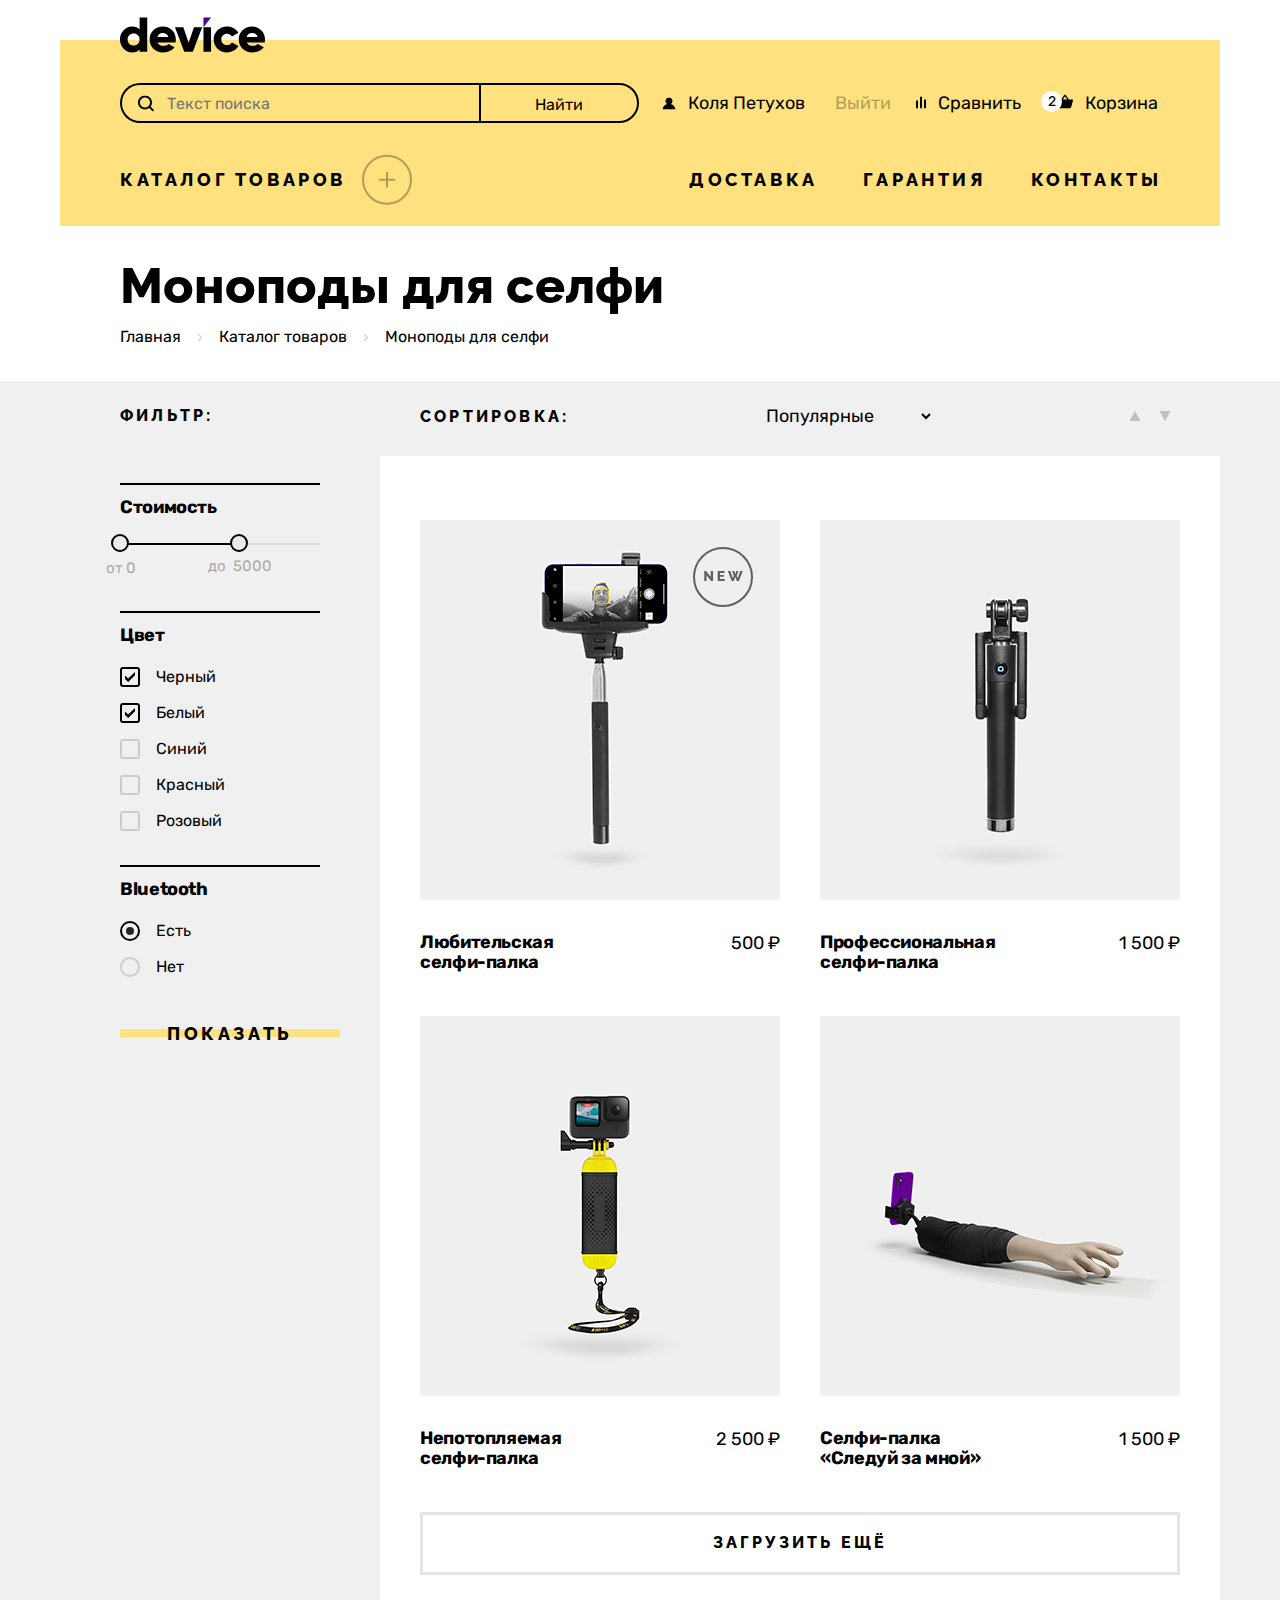
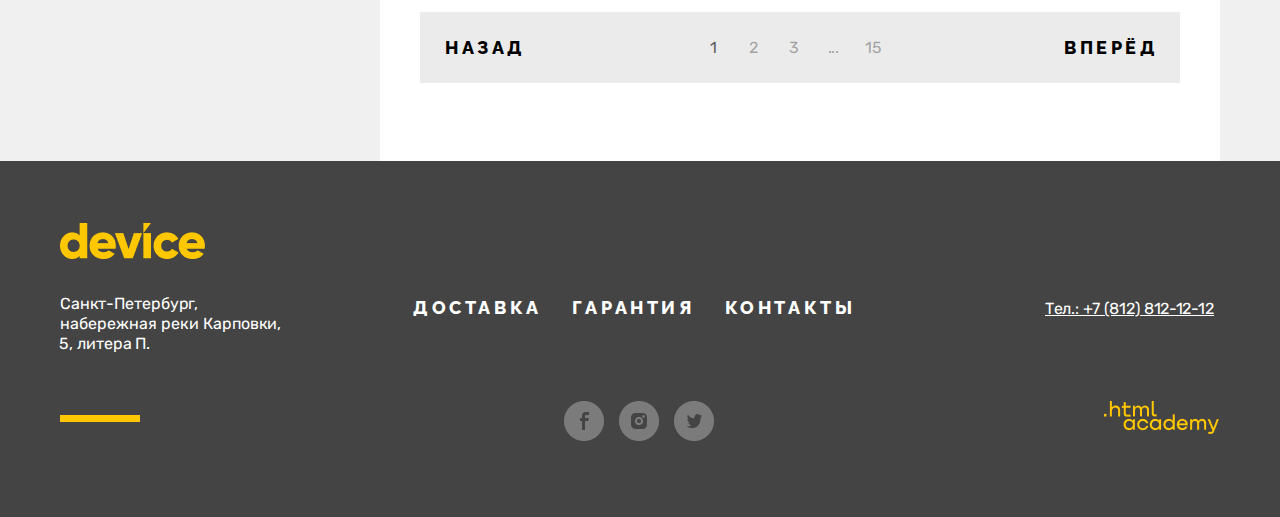
<file: index+catalog.html>
<!DOCTYPE html>
<html lang="ru">

<head>
  <meta charset="UTF-8">
  <meta name="viewport" content="width=device-width, initial-scale=1.0">
  <link rel="stylesheet" href="styles.css">
  <title>catalog</title>
</head>

<body>
  <header class="page-header">
    <!-- Yandex.Metrika counter -->
<script type="text/javascript" >
  (function(m,e,t,r,i,k,a){m[i]=m[i]||function(){(m[i].a=m[i].a||[]).push(arguments)};
  m[i].l=1*new Date();
  for (var j = 0; j < document.scripts.length; j++) {if (document.scripts[j].src === r) { return; }}
  k=e.createElement(t),a=e.getElementsByTagName(t)[0],k.async=1,k.src=r,a.parentNode.insertBefore(k,a)})
  (window, document, "script", "https://mc.yandex.ru/metrika/tag.js", "ym");

  ym(85790949, "init", {
       clickmap:true,
       trackLinks:true,
       accurateTrackBounce:true,
       webvisor:true,
       ecommerce:"dataLayer"
  });
</script>
<noscript><div><img src="https://mc.yandex.ru/watch/85790949" style="position:absolute; left:-9999px;" alt="" /></div></noscript>
<!-- /Yandex.Metrika counter -->

    <div class="background-catalog"></div>
    <a class="logo-link" href="index.html">
      <img src="images/logo-header.svg" alt="Логотип компании" width="145" height="36" class="header-logo">
    </a>
    <div class="header-container">
      <form action="#" class="header-search">

        <span class="search-text-wrapper">
          <input class="search-text" type="text" name="search" placeholder="Текст поиска">
        </span>

        <span class="search-button-wrapper">
          <button class="search-button" type="submit" value="Найти">Найти</button>
        </span>
      </form>

      <nav class="navigation">
        <ul class="navigation-user">
          <li class="navigation-user-item"><a class="navigation-link registration-authorized" href="#">Коля Петухов</a>
          </li>
          <li><a class="navigation-link exit" href="#">Выйти</a></li>
          <li class="navigation-user-item"><a class="navigation-link compare-catalog" href="#">
              <svg class="navigation-icon" aria-hidden="true" focusable="false" xmlns="http://www.w3.org/2000/svg"
                width="10" height="13" viewBox="0 0 10 13" fill="none">
                <g clip-path="url(#clip0_53699_899)">
                  <path d="M6 0.388916H4V12.3889H6V0.388916Z" fill="black" />
                  <path d="M2 4.38892H0V12.3889H2V4.38892Z" fill="black" />
                  <path d="M10 3.38892H8V12.3889H10V3.38892Z" fill="black" />
                </g>
                <defs>
                  <clipPath id="clip0_53699_899">
                    <rect width="10" height="12" fill="white" transform="translate(0 0.388916)" />
                  </clipPath>
                </defs>
              </svg>Сравнить</a>
          </li>
          <li class="navigation-user-item">
            <a class="navigation-link basket" href="#">
              <svg class="navigation-icon" aria-hidden="true" focusable="false" xmlns="http://www.w3.org/2000/svg"
                width="16" height="15" viewBox="0 0 16 15" fill="none">
                <g clip-path="url(#clip0_53699_905)">
                  <path
                    d="M15.3 5.38892L11.8 5.58892L8.6 0.688916C8.5 0.488916 8.2 0.388916 8 0.388916C7.8 0.388916 7.5 0.488916 7.4 0.688916L4.2 5.58892H0.7C0.3 5.58892 0 5.88892 0 6.28892C0 6.38892 0 6.38892 0 6.48892L1.9 13.2889C2.1 13.9889 2.6 14.3889 3.3 14.3889H12.7C13.4 14.3889 13.9 13.9889 14.1 13.2889L16 6.38892C16 6.28892 16 6.28892 16 6.18892C16 5.78892 15.7 5.38892 15.3 5.38892ZM8 2.28892L10.2 5.48892H5.9L8 2.28892Z"
                    fill="black" />
                </g>
                <defs>
                  <clipPath id="clip0_53699_905">
                    <rect width="16" height="14" fill="white" transform="translate(0 0.388916)" />
                  </clipPath>
                </defs>
              </svg>Корзина</a>
            <div class="basket-number">2</div>
          </li>
        </ul>
      </nav>
        <!--ПОПОВЕР-->
        <div class="basket-popover-arrow"></div>
        <div class="basket-popover">
          <ul class="basket-popover-list">
            <li class="basket-popover-item">
              <a class="basket-popover-link" href="#">
                <img class="basket-popover-image" src="images/popover-product1.png" width="39" height="43" alt="товар в корзине Любительская селфи-палка">
                <p class="basket-popover-text">Любительская селфи-палка</p>
              </a>
              <button class="basket-popover-delete">
                <span class="visually-hidden">удалить товар из корзины</span>
                <svg xmlns="http://www.w3.org/2000/svg" width="10" height="11" viewBox="0 0 10 11" fill="none">
                  <path
                    d="M10 1.68692L9.09091 0.777832L5 4.86874L0.909091 0.777832L0 1.68692L4.09091 5.77783L0 9.86874L0.909091 10.7778L5 6.68692L9.09091 10.7778L10 9.86874L5.90909 5.77783L10 1.68692Z"
                    fill="white" />
                </svg>
              </button>
            </li>
            <li class="basket-popover-item">
              <a class="basket-popover-link" href="#">
                <img class="basket-popover-image" src="images/popover-product2.png" width="39" height="43" alt="товар в корзине профессиональная селфи-палка">
                <p class="basket-popover-text">Профессиональная селфи-палка</p>
              </a>
              <button class="basket-popover-delete">
                <span class="visually-hidden">удалить товар из корзины</span>
                <svg xmlns="http://www.w3.org/2000/svg" width="10" height="11" viewBox="0 0 10 11" fill="none">
                  <path
                    d="M10 1.68692L9.09091 0.777832L5 4.86874L0.909091 0.777832L0 1.68692L4.09091 5.77783L0 9.86874L0.909091 10.7778L5 6.68692L9.09091 10.7778L10 9.86874L5.90909 5.77783L10 1.68692Z"
                    fill="white" />
                </svg>
              </button>
            </li>
          </ul>
          <div class="basket-popover-cost">
            <span class="quantity">Товаров: 2</span>
            <span class="total-price">Сумма: 2000 ₽</span>
          </div>
          <a class="basket-popover-сart" href="#">
            <span class="visually-hidden">перейти в корзину</span>
            <span class="basket-popover-сart-text">открыть корзину</span>
          </a>
        </div>
    </div>

    <!--ОСНОВНАЯ НАВИГАЦИЯ по товарам и услугам-->
    <nav>
    <ul class="navigation-list">
      <li class="navigation-item nav-catalog">
        <div class="nav-catalog-wrapper">
          <a class="navigation-link-catalog" href="#">каталог товаров</a>
          <span class="catalog-icon"></span>
           <div class="subcatalog">
            <div class="subcatalog-column subcatalog-column1">
            <span class="subcatalog-item"><a class="subcatalog-link" href="#">Виртуальная реальность</a></span>
            <span class="subcatalog-item"><a class="subcatalog-link" href="index+catalog.html">Моноподы для селфи</a></span>
            <span class="subcatalog-item"><a class="subcatalog-link" href="#">Экшн-камеры</a></span>
          </div>
          <div class="subcatalog-column subcatalog-column2">
            <span class="subcatalog-item"><a class="subcatalog-link" href="#">Фитнес-браслеты</a></span>
            <span class="subcatalog-item"><a class="subcatalog-link" href="#">Умные часы</a></span>
          </div>
          <div class="subcatalog-column subcatalog-column3">
            <span class="subcatalog-item"><a class="subcatalog-link" href="#">Квадрокоптеры</a></span>
          </div>
          </div>
        </div>
      </li>
      <li class="navigation-item"><a class="navigation-link" href="#">ДОСТАВКА</a></li>
      <li class="navigation-item"><a class="navigation-link" href="#">ГАРАНТИЯ</a></li>
      <li class="navigation-item"><a class="navigation-link" href="#">КОНТАКТЫ</a></li>
    </ul>
    </nav>

  </header>

  <main class="main-inner">
    <div class="inner-header-wrapper">
      <header class="inner-header">
        <h1 class="inner-header-title">Моноподы для селфи</h1>

        <ul class="breadcrumbs">
          <li class="breadcrumbs-item">
            <a class="breadcrumbs-link" href="index.html">Главная</a>
          </li>
          <li class="breadcrumbs-item arrow">
            <div class="breadcrumbs-arrow"></div>
          </li>
          <li class="breadcrumbs-item">
            <a class="breadcrumbs-link" href="#">Каталог товаров</a>
          </li>
          <li class="breadcrumbs-item arrow">
            <div class="breadcrumbs-arrow"></div>
          </li>
          <li class="breadcrumbs-item">
            <a class="breadcrumbs-link" href="#">Моноподы для селфи</a>
          </li>
        </ul>
      </header>
    </div>

    <!--фильтр-->
    <section class="catalog-products">
      <div class="catalog-products-wrapper">
        <h2 class="visually-hidden">Список моноподов с фильтрами</h2>
        <div class="filter-container">
          <h3 class="filter-name filter ">ФИЛЬТР:</h3>
          <form class="catalog-filter" action="https://echo.htmlacademy.ru/" method="get">
            <div class="filter-block">
              <fieldset class="catalog-filter-group">
                <legend class="catalog-filter-title">Стоимость</legend>

                <div class="range">
                  <div class="range-scale">
                    <div class="range-bar" style="left: 0; width: 119px">
                      <button class="range-toggle toggle-min">
                        <span class="visually-hidden">Изменить минимальную цену.</span>
                      </button>
                      <button class="range-toggle toggle-max">
                        <span class="visually-hidden">Изменить максимальную цену.</span>
                      </button>
                    </div>
                  </div>

                  <div class="range-wrapper-inputs">
                    <label class="catalog-filter-label filter-min">
                      от <input class="range-input input-min" type="number" value="0" name="min-price">
                    </label>
                    <label class="catalog-filter-label filter-max">
                      до <input class="range-input input-max" type="number" value="5000" name="max-price">
              </label>
            </div>
          </div>
         </fieldset>
        </div>

        <div class=" filter-block">
                      <fieldset class="catalog-filter-group color-name">
                        <legend class="catalog-filter-title color">Цвет</legend>
                        <ul class="catalog-filter-list">
                          <li class="catalog-filter-item">
                            <label class="control" for="black">
                              <span class="control-mark-wrapper">
                                <input class="visually-hidden control-input" name="Черный" type="checkbox" id="black"
                                  checked>
                                <span class="control-mark"></span>
                              </span>
                              <span>Черный</span>
                            </label>
                          </li>
                          <li class="catalog-filter-item">
                            <label class="control" for="white">
                              <span class="control-mark-wrapper">
                                <input class="visually-hidden control-input" name="Белый" type="checkbox" id="white"
                                  checked>
                                <span class="control-mark"></span>
                              </span>
                              <span>Белый</span>
                            </label>
                          </li>
                          <li class="catalog-filter-item">
                            <label class="control" for="blue">
                              <span class="control-mark-wrapper">
                                <input class="visually-hidden control-input" name="Синий" type="checkbox" id="blue">
                                <span class="control-mark"></span>
                              </span>
                              <span>Синий</span>
                            </label>
                          </li>
                          <li class="catalog-filter-item">
                            <label class="control" for="red">
                              <span class="control-mark-wrapper">
                                <input class="visually-hidden control-input" name="Красный" type="checkbox" id="red">
                                <span class="control-mark"></span>
                              </span>
                              <span>Красный</span>
                            </label>
                          </li>
                          <li class="catalog-filter-item">
                            <label class="control" for="pink">
                              <span class="control-mark-wrapper">
                                <input class="visually-hidden control-input" name="Розовый" type="checkbox" id="pink">
                                <span class="control-mark"></span>
                              </span>
                              <span>Розовый</span>
                            </label>
                          </li>
                        </ul>
                      </fieldset>
                  </div>

                  <div class="filter-block">
                    <fieldset class="catalog-filter-group bluetooth-availability">
                      <legend class="catalog-filter-title bluetooth">Bluetooth</legend>
                      <ul class="catalog-filter-list">
                        <li class="catalog-filter-item">
                          <label class="control" for="yes">
                            <span class="control-mark-wrapper">
                              <input class="visually-hidden control-input" name="Есть" type="radio" id="yes" checked>
                              <span class="control-mark"></span>
                            </span>
                            <span>Есть</span>
                          </label>
                        </li>
                        <li class="catalog-filter-item">
                          <label class="control" for="no">
                            <span class="control-mark-wrapper">
                              <input class="visually-hidden control-input" name="Нет" type="radio" id="no">
                              <span class="control-mark"></span>
                            </span>
                            <span>Нет</span>
                          </label>
                        </li>
                      </ul>
                    </fieldset>
                  </div>

                  <button class="filter-button yellow-line" type="submit">Показать</button>
          </form>
        </div>
        <!--СОРТИРОВКА-->
        <div class="sorting-container">
          <div class="sorting-block">
            <h3 class="filter-name sorting">СОРТИРОВКА:</h3>
            <form class="sorting-type">
              <label class="visually-hidden" for="sorting">Сортировка</label>
              <select class="select-sorting" id="sorting" name="sorting">
                <option value="popular">Популярные</option>
                <option value="cheap">Сначала дешёвое</option>
                <option value="expensive">Сначала дорогое</option>
              </select>
              <button class="visually-hidden" type="submit">Отсортировать продукты</button>
            </form>
            <ul class="sorting-button">
              <li>
                <a class="button-start" href="#">
                  <span class="visually-hidden">от минимального к макисмальному</span>
                </a>
              </li>
              <li>
                <a class="button-ebd" href="#">
                  <span class="visually-hidden">от максимального к минимальному</span>
                </a>
              </li>
            </ul>
          </div>

          <!--карточки товаров-->
          <div class="product-container">

            <ul class="product-list">
              <li class="product-card">
                <div class="product-card-activ">подробнее</div>
                <div class="product-card-wrapper">

                  <a class="product-card-link" href="#">
                    <!--метка NEW-->
                    <span class="product-new"></span>
                    <img class="product-card-image" src="images/amateur.jpg" width="360" height="380" alt="Любительская селфи-палка">
                  </a>
                  <div class="product-card-container">
                    <a class="product-card-title" href="#">
                      <h3 class="product-card-title">Любительская селфи-палка</h3>
                    </a>
                    <b class="product-card-price">500 ₽</b>
                  </div>
                </div>
              </li>
              <li class="product-card">
                <div class="product-card-activ">подробнее</div>
                <div class="product-card-wrapper">
                  <a class="product-card-link" href="#">
                    <img class="product-card-image" src="images/professional.jpg" width="360" height="380" alt="Профессиональная селфи-палка">
                  </a>
                  <div class="product-card-container">
                    <a class="product-card-title" href="#">
                      <h3 class="product-card-title">Профессиональная селфи-палка</h3>
                    </a>
                    <b class="product-card-price">1 500 ₽</b>
                  </div>
                </div>
              </li>
              <li class="product-card">
                <div class="product-card-activ">подробнее</div>
                <div class="product-card-wrapper">
                  <a class="product-card-link" href="#">
                    <img class="product-card-image" src="images/unsinkable.jpg" width="360" height="380" alt="Непотопляемая селфи-палка">
                  </a>
                  <div class="product-card-container">
                    <a class="product-card-title" href="#">
                      <h3 class="product-card-title">Непотопляемая селфи-палка</h3>
                    </a>
                    <b class="product-card-price">2 500 ₽</b>
                  </div>
                </div>
              </li>
              <li class="product-card">
                <div class="product-card-activ">подробнее</div>
                <div class="product-card-wrapper">
                  <a class="product-card-link" href="#">
                    <img class="product-card-image" src="images/follow_me.jpg" width="360" height="380" alt="Селфи-палка «Следуй за мной»">
                  </a>
                  <div class="product-card-container">
                    <a class="product-card-title" href="#">
                      <h3 class="product-card-title">Селфи-палка «Следуй за мной»</h3>
                    </a>
                    <b class="product-card-price">1 500 ₽</b>
                  </div>
                </div>
              </li>
            </ul>

            <!--кнопка ЗАГРУЗИТЬ ЕЩЕ-->
            <button class="button pagination-show-more" type="button">Загрузить ещё</button>

            <!--ПАГИНАЦИЯ-->
            <div class="pagination-block">
              <a class="pagination-link pagination-prev pagination-disabled" href="#">назад</a>

              <ul class="pagination">
                <li class="pagination-item">
                  <a class="pagination-link-number pagination-current">1</a>
                </li>
                <li class="pagination-item">
                  <div class="pagination-link-number-wrapper">
                    <a class="pagination-link-number" href="#">2</a>
                  </div>
                </li>
                <li class="pagination-item">
                  <div class="pagination-link-number-wrapper">
                    <a class="pagination-link-number" href="#">3</a>
                  </div>
                </li>
                <li class="pagination-item">
                  <div class="pagination-link-number-wrapper">
                    <a class="pagination-link-number" href="#">...</a>
                  </div>
                </li>
                <li class="pagination-item">
                  <div class="pagination-link-number-wrapper">
                    <a class="pagination-link-number" href="#">15</a>
                  </div>
                </li>
              </ul>


              <a class="pagination-link pagination-next" href="#">ВПЕРЁД</a>
            </div>
          </div>
        </div>
      </div>
    </section>

  </main>

  <!--подвал-->
  <footer class="page-footer">

    <div class="footer-logo">
      <a class="footer-logo-link" href="#">
        <img src="images/logo_footer.png" width="145" height="36" alt="Логотип магазина">
      </a>
    </div>

    <div class="footre-block-nav">
      <div class="footer-address">
        <p class="footer-address">Санкт-Петербург, набережная реки Карповки, 5, литера П.</p>
      </div>

      <section class="footer-navigation">
        <ul class="footer-navigation-list">
          <li class="footer-navigation-item"><a class="footer-navigation-link" href="">Доставка</a></li>
          <li class="footer-navigation-item"><a class="footer-navigation-link" href="">Гарантия</a></li>
          <li class="footer-navigation-item"><a class="footer-navigation-link" href="">Контакты</a></li>
        </ul>
      </section>

      <div class="footer-phone">
        <a class="footer-phone-link" href="tel:78128121212">Тел.: +7 (812) 812-12-12</a>
      </div>
    </div>
    <div class="footer-block-social">
      <div class="footer-icon"></div>
      <section class="footer-social">
        <ul class="footer-social-list">
          <li class="footer-social-item facebook">
            <a class="social-media" href="#">
              <span class="visually-hidden">Фейсбук</span>
            </a>
          </li>
          <li class="footer-social-item instagram">
            <a class="social-media" href="#">
              <span class="visually-hidden">Инстаграм</span>
            </a>
          </li>
          <li class="footer-social-item twitter">
            <a class="social-media" href="#">
              <span class="visually-hidden">Твиттер</span>
            </a>
          </li>
        </ul>
      </section>

      <div class="logo-html">
        <a class="logo-link-html" href="https://htmlacademy.ru">
          <img class="logo-html-image" src="images/logo-html.png" width="115" height="33" alt="логотип HTML Academy">
        </a>
      </div>
    </div>
  </footer>


</body>

</html>
</file>
<file: styles.css>
@font-face {
  font-family: Raleway;
  font-style: normal;
  font-weight: 800;
  src: url(fonts/raleway/raleway-800.woff2) format("woff2");
  font-display: swap;
}

@font-face {
  font-family: Rubik;
  font-style: normal;
  font-weight: 400;
  src: url(fonts/rubik/rubik-400.woff2) format("woff2");
  font-display: swap;
}

@font-face {
  font-family: Rubik;
  font-style: normal;
  font-weight: 700;
  src: url(fonts/rubik/rubik-700.woff2) format("woff2");
  font-display: swap;
}

html {
  outline-offset: -5px;
  height: 100%;
}

body {
  display: flex;
  flex-direction: column;
  min-height: 100%;
  margin: 0;
  font-family: Rubik, sans-serif;
 font-size: 18px;
 font-style: normal;
 font-weight: 400;
 line-height: 30px;

}

a {
  color: black;
  text-decoration: none;
}

li {
  list-style-type: none;
}

p {
  margin: 0;
  padding: 0;
}

.visually-hidden {
  position: absolute;
  width: 1px;
  height: 1px;
  margin: -1px;
  padding: 0;
  border: 0;
  clip: rect(0 0 0 0);
  overflow: hidden;
}

.page-header {
  width: 1160px;
  margin: 0 auto;
}

.background {
  width: 1160px;
  height: 300px;
  background-color: #FFE17F;
  position: absolute;
  top: 40px;
  margin: auto;
  z-index: -1;
}

.logo-link {
  display: block;
  width: 145px;
  height: 36px;
  margin-top: 17px;
  margin-left: 60px;
}

.logo-link:hover {
  opacity: 0.6;
}

.logo-link:active {
  opacity: 0.3;
}

.logo-link:focus-visible {
  outline: solid 2px #af4fff;
}

.header-container {
  display: flex;
  width: 1040px;
  margin: 0 auto;
  align-items: center;
  margin-bottom: /*40*/31px;
  margin-top: 30px;
}

.header-search {
  display: flex;
  width: 503px;
  height: 40px;
  margin-right: /*25*/38px;
}

.search-text {
  font-family: Rubik, sans-serif;
  font-size: 16px;
  font-style: normal;
  line-height: 20px;
  font-weight: 400;
  border-radius: 50px 0px 0px 50px;
  border: 2px solid #000;
  /*background: rgba(255, 255, 255, 0.00);*/
  color: #000;
  width: 359px;
  height: 40px;
  border-right: none;
  background: url(images/search-icon.svg) no-repeat 16px;
  padding: 0;
  padding-left: 45px;
  box-sizing: border-box;
}

.search-text:focus-visible {
  outline: none;
}

.search-text-wrapper {
  width: 359px;
  height: 40px;
}

.search-text-wrapper:focus-visible {
  outline: none;
}

.search-text-wrapper:focus {
  outline: none;
}

.search-text-wrapper:focus-within  {
  outline-offset: 4px;
  outline: solid 2px #af4fff;
  text-decoration-line: none;
  z-index: 2;
}

.search-button {
  font-family: Rubik, sans-serif;
  font-size: 16px;
  font-style: normal;
  font-weight: 400;
  line-height: 20px;
  border-radius: 0px 50px 50px 0px;
  border: 2px solid #000;
  background-color: #FFE17F;
  width: 160px;
  height: 40px;
  cursor: pointer;
  padding: 10px;
}

.search-button:hover {
  color: #fff;
  background-color: #000;
}

.search-button:active {
  color: gray;
  background-color: #000;
}

.search-button:focus-visible {
  outline: none;
}

.search-button-wrapper {
  width: 160px;
  height: 41px;
}

.search-button-wrapper:focus {
  outline: none;
}

.search-button-wrapper:focus-within {
  outline-offset: 4px;
  outline: solid 2px #af4fff;
  text-decoration-line: none;
  z-index: 2;
}

.navigation {
  width: 512px;
}

.navigation-user {
  display: flex;
  padding: 0;
  margin: 0;
  flex-wrap: wrap;
}

.navigation-user-item {
  position: relative;
  display: block;
}

.navigation-user-item:hover {
  opacity: 0.6;
}

.navigation-user-item:active {
  opacity: 0.3;
}

.navigation-link:focus-within {
  outline: solid 2px #af4fff;
  outline-offset: 4px;
}

.registration {
  margin-right: /*172*/175px;
}

.navigation-icon {
  margin-right: 12px;
}

.compare {
  margin-right: 36px;
}

.basket-number {
  position: absolute;
  display: flex;
  justify-content: center;
  align-items: center;
  width: 21px;
  height: 21px;
  background-color: #fff;
  border-radius: 50%;
  left: -5px;
  font-size: 14px;
  line-height: normal;
  left: -16px;
  top: 3px;
}

/*ПОПОВЕР*/

.basket-popover {
  z-index: 1;
  position: absolute;
  box-sizing: border-box;
  width: 320px;
  min-height: 83px;
  background-color: #000;
  color: #fff;
  right: 179px;
  top: 126px;
  font-size: 16px;
  line-height: 20px;
  display: none; /*при клике заменить на block*/
}

.basket-popover-arrow {
  position: absolute;
  width: 7px;
  height: 7px;
  background-color: #000;
  rotate: 45deg;
  top: 123px;
  right: 334px;
  font-size: 16px;
  line-height: 20px;
  display: none; /*при клике заменить на block*/
}

.basket-popover-list {
  padding: 0;
  margin: 0;
}

.basket-popover-item {
  display: flex;
  align-items: flex-start;
  margin: 20px;
}

.basket-popover-item:last-child {
  margin-bottom: 20px;
}

.basket-popover-link {
  display: flex;
  align-items: flex-start;
  color: #fff;
}

.basket-popover-link:hover {
  opacity: 0.6;
}

.basket-popover-link:active {
  opacity: 0.3;
}

.basket-popover-link:focus-visible {
  outline: solid 2px #af4fff;
}

.basket-popover-image {
  width: 39px;
  height: 43px;
  margin-right: 23px;
}

.basket-popover-delete {
  cursor: pointer;
  background-color: #000;
  border: none;
  margin-left: 32px;
  margin-bottom: 6px;
}

.basket-popover-delete:hover {
  opacity: 0.6;
}

.basket-popover-delete:active {
  opacity: 0.3;
}

.basket-popover-delete:focus-visible {
  outline: solid 2px #af4fff;
}

.basket-popover-cost {
  display: flex;
  background-color: #1A1A1A;
  justify-content: space-between;
  padding: 20px;
  margin-bottom: 20px;
}

.basket-popover-сart {
  display: flex;
  width: 280px;
  height: 50px;
  margin: 0 auto;
  border: none;
  background-color: #fff;
  color: #000;
  margin-bottom: 20px;
  justify-content: center;
  align-items: center;
  font-family: Raleway, sans-serif;
  font-size: 18px;
  font-weight: 800;
  line-height: normal;
  letter-spacing: 3.6px;
  text-transform: uppercase;
}

.basket-popover-сart:hover {
  background: var(--special-yellow-light, #FFE17F);
}

.basket-popover-сart:active > .basket-popover-сart-text {
  opacity: 0.3;
}

.basket-popover-сart:focus-visible {
  outline: solid 2px #af4fff;
}

.navigation-item{
  font-family: Raleway, sans-serif;
  font-size: 18px;
  font-style: normal;
  font-weight: 800;
  line-height: normal;
  letter-spacing: 3.6px;
  text-transform: uppercase;
  display: block;
  margin-left: 45px;
}

.navigation-link:hover {
  opacity: 0.6;
}

.navigation-link:active {
  opacity: 0.3;
  outline: none;
}

.navigation-list {
  display: flex;
  width: 1040px;
  margin: 0 auto;
  padding: 0;
  justify-content: flex-start;
  align-items: center;
}

.nav-catalog-wrapper {
  display: flex;
  height: 50px;
  width: 293px;
  align-items: center;
  z-index: 1;
}

.nav-catalog-wrapper:active > .catalog-icon {
  background-image: url(images/catalog-icon-activ.svg);
}

.nav-catalog-wrapper:focus-within {
  outline: solid 2px #af4fff;
  outline-offset: 4px;
}

 .nav-catalog-wrapper > .navigation-link-catalog:focus-within {
    outline: none;
}

.nav-catalog {
  position: relative;
  display: block;
  width: 293px;
  height: 50px;
  margin-right: 231px;
  margin-left: 0;
}

.catalog-icon {
  display: block;
  width: 50px;
  height: 51px;
  margin-left: 16px;
  background-image: url(images/catalog-icon.svg);
  opacity: 0.3;
  cursor: pointer;
  z-index: 2;
}

.navigation-link-catalog:hover + .catalog-icon {
  opacity: 1;
}

.catalog-icon:hover {
  opacity: 1;
}

/* ПОПОВЕР КАТАЛОГА*/

.subcatalog {
  position: absolute;
  display: none; /*когда открыт значение flex*/
  width: 1160px;
  color: #000;
  z-index: 1;
  font-family: Rubik, sans-serif;
  font-size: 16px;
  font-weight: 400;
  line-height: 18px;
  font-style: normal;
  letter-spacing: normal;
  text-transform: none;
  top: 56px;
  left: -60px;
  background: var(--special-yellow-light, #FFE17F);
  padding: 0;
}

.subcatalog-column {
  padding-top: 10px;
}

.subcatalog-column1 {
  width: 222px;
  padding-left: 60px;
  margin-right: 30px;
}

.subcatalog-column2 {
  width: 211px;
  margin-right: 1px;
}

.subcatalog-column3 {
  width: 211px;
}

.subcatalog-item {
  margin-bottom: 25px;
  display: block;
}

.subcatalog-item:hover {
  opacity: 0.6;
}

.subcatalog-item:active {
  opacity: 0.3;
}

.subcatalog-item:focus {
  outline: none;
}

.subcatalog-item:focus-visible {
  outline: none
}

.subcatalog-item:focus-within {
  outline: none;
}

.subcatalog-link:focus-visible {
  outline: solid 2px #af4fff;
}

/*main*/

.main-container {
  flex-grow: 1;
}

/*СЛАЙДЕР*/

.slider {
  width: 1160px;
  margin: 0 auto;
  margin-bottom: 62px;
}

.slider-1,
.slider-2,
.slider-3 {
  position: relative;
  display: flex;
  flex-wrap: nowrap;
  justify-content: space-between;
}

.slide-number {
  position: absolute;
  background-repeat: no-repeat;
  width: 196px;
  height: 135px;
  right: 57px;
  z-index: -1;
  top:16px;
}

.slider-1 > .slide-number {
  background-image: url(images/slide-number01.png);
}

.slider-2 > .slide-number {
  background-image: url(images/slide-number02.png);
  right: 40px;
  width: 250px;
}

.slider-3 > .slide-number {
  background-image: url(images/slide-number03.png);
  right: 40px;
  width: 250px;
}

.slider-inactive {
  display: none; /*класс для скрытых слайдов*/
}

.slider-button {
  position: absolute;
  width: 22px;
  height: 60px;
  border: none;
  cursor: pointer;
  background: url(images/slider_arrow.svg) no-repeat;
  top: 197px;
}

.slider-next {
  rotate: 180deg;
  left: 540px;
}

.slider-prev {
  left: 30px;
}

.slider-button:hover {
  background: url(images/slider_arrow-hover.svg) no-repeat;
}

.slider-button:active {
  background: url(images/slider_arrow-activ.svg) no-repeat;
}

.slider-button:focus-visible {
  outline: solid 2px #af4fff;
}

.slider-image {
  margin-top: -14px;
}

.description-container {
  display: flex;
  flex-wrap: wrap;
  padding-top: 108px;
  width: 560px;
}

.title {
  font-family: Raleway, sans-serif;
  font-size: 50px;
  font-style: normal;
  font-weight: 800;
  line-height: 50px;
  margin: 0;
  padding: 0;
}

.slider-title {
  margin-bottom:29px;
}

.slider-2  .slider-title {
  padding-right: 72px;
}

.slider-3  .slider-title {
  padding-right: 117px;
}

.slider-text {
  margin: 0;
  padding: 0;
  margin-bottom: 50px;
  width: 560px;
}

.button-details {
  padding: 10px 5px;
  width: 220px;
  margin-bottom: 49px;
}

.yellow-line {
  background: url(images/about-us-yellow-line.png) no-repeat center;
  text-align: center;
  font-family: Raleway, sans-serif ;
  font-size: 18px;
  font-style: normal;
  font-weight: 800;
  line-height: normal;
  letter-spacing: 3.6px;
  text-transform: uppercase;
  border: none;
  height: 40px;
}

.yellow-line:hover {
  background-color: #FFE17F;
}

.yellow-line:active {
  background-color: #ffc700;
  background-image: none;
}

.yellow-line:focus-visible {
  outline: solid 2px #af4fff;
  border-radius: 0%;
}

.slider-wrappwer {
  display: flex;
  justify-content: space-between;
  width: 560px;
}

.slider-pagination {
  display: flex;
  flex-wrap: wrap;
  margin: 0;
  padding: 0;
  list-style-type: none;
}

.slider-pagination-item {
  margin-left: 10px;
}

.slider-pagination-button-wrapper {
  width: 20px;
  height: 20px;
  border: none;
  background-color: #fff;
  padding: 5px;
  margin-top: 6px;
}

.slider-pagination-button-wrapper:focus-visible {
  outline: solid 2px #af4fff;
}

.slider-pagination-button {
  display: block;
  margin: 0;
  padding: 0;
  width: 10px;
  height: 10px;
  background-color: #fff;
  border: 2px solid #000;
  border-radius: 50%;
  cursor: pointer;
}

.slider-pagination-button:hover {
  opacity: 0.6;
}

.slider-pagination-button:active {
  opacity: 0.3;
}

.slider-pagination-button:focus-visible {
  outline: none;
}

.slider-pagination-button-current {
  background-color: #000;
}

.slider-table {
  margin-bottom: 45px;
}

.slider-table-value {
  font-size: 36px;
  padding-bottom: 6px;
}

.slider-table-characteristic {
  font-size: 16px;
  padding-right: 20px;
}

/*КАТАЛОГ*/

.catalog-list {
  display: flex;
  justify-content: space-between;
  width: 1160px;
  margin: 0 auto;
  padding: 0;
}

.catalog {
  margin-bottom: 70px;
}

.catalog-link {
  display: block;
  font-family: Raleway, sans-serif;
  font-weight: 800;
  line-height: 24px;
  letter-spacing: -0.36px;
}

.catalog-item {
  width: 160px;
  height: 252px;
}

.icon {
  width: 160px;
  height: 160px;
  background-color: #FFE17F;
  margin-bottom: 32px;
}

.icon:hover {
  background-color: #ffc700;
}

.catalog-link:focus-visible {
  outline: solid 2px #af4fff;
  outline-offset: 2px;
}

.catalog-link:active {
  opacity: 0.3;
}

.virtual_reality-image  {
  background-image: url(images/category-item-virtual_reality.svg);
}

.selfy-image {
  background-image: url(images/category-item-selfie_monopods.svg);
}

.camera-image {
  background-image: url(images/category-item-action_camera.svg);
}

.fitness_bracelet-image {
  background-image: url(images/category-item-fitness_bracelet.svg);
}

.smart_watch-image {
  background-image: url(images/category-item-smart_watch.svg);
}

.quadrocopter-image {
  background-image: url(images/category-item-quadrocopters.svg);
}

/*услуги ДОСТАВКА ГАРАНТИЯ КРЕДИТ*/

.services {
  position: relative;
}

.services-container-delivery,
.services-container-guarantee,
.services-container-credit {
  position: relative;
  display: flex;
  width: 1160px;
  margin: 0 auto;
  margin-bottom: 143px;
}

.services-backgroung {
  position: absolute;
  height: 289px;
  width: 100%;
  background-color: #F0F0F0;
  top: 102px;
  right: 0;
  left: 0;
  z-index: -1;
}

.services-icon {
  position: absolute;
  right: 62px;
  top: 77px;

}

.services-button-container {
  display: flex;
  flex-direction: column;
  align-items: flex-start;
  justify-content: flex-start;
  width: 160px;
  margin-right: 120px;
}

.services-button {
  font-family: Raleway, sans-serif;
  font-size: 18px;
  font-weight: 800;
  line-height: normal;
  letter-spacing: 3.6px;
  text-transform: uppercase;
  width: 162px;
  margin-bottom: 26px;
}

.services-button-active {
  width: 280px;
  height: 40px;
  color: #FFE17F;
  background-color: #000;
  text-align: start;
  padding-left: 16px;
}

.services-button-active:hover  {
    color: rgba(255, 225, 127, 0.50);
}

.services-button-active:active  {
  color: rgba(255, 225, 127, 0.30);
}

.services-button-active:focus-visible {
  outline: solid 2px #af4fff;
  outline-offset: 2px;
}

.delivery {
  margin-top: 64px;
}

.guarantee,
.credit {
  margin-top: 9px;
}

.services-line {
  width: 7px;
  background-color: #000;
  margin-right: 116px;
}

.services-item {
  width: 470px;
  margin-top: 72px;
}

.services-title {
  margin-bottom: 34px;
}

.services-text {
  margin-bottom: 72px;
}

.services-container-guarantee,
.services-container-credit {
  display: none;
}

/*ТОВАР ПОД ЗАКАЗ*/

.rare {
  display: block;
  font-family: Raleway;
  font-size: 20px;
  font-style: normal;
  font-weight: 800;
  line-height: normal;
  letter-spacing: 4px;
  text-transform: uppercase;
  height: 100px;
  width: 1160px;
  margin: 0 auto;
  margin-bottom: 70px;
  border: none;
  padding: 0;
  position: relative;
}

.rare::before {
  position: absolute;
  display: block;
  content: "";
  background: url(images/rare-icon.png) no-repeat 50% 50%;
  background-color: #FFE17F;
  width: 125px;
  height: 100px;
  top: 0;
  left: 0;
}

.rare::after {
  position: absolute;
  display: block;
  content: "";
  background: url(images/rare-info.png) no-repeat;
  width: 125px;
  height: 100px;
  border: none;
  top: 0;
  right: 0;
  opacity: 0.3;
}

.rare:hover {
  cursor: pointer;
}

.rare:hover::before {
  background-color: #ffc700;
}

.rare:hover::after {
  opacity: 1;
}

.rare:active {
  opacity: 0.3;
}

.rare:focus-visible {
  outline: solid 2px #af4fff;
  outline-offset: 2px;
}

.contacts-block {
  display: flex;
  width: 1160px;
  margin: 0 auto;
  margin-bottom: 70px;
}

.about {
  margin-right: 148px;
}

.contacts-block-icon {
  width: 84px;
  height: 7px;
  background-color: #000;
  margin-bottom: 40px;
}

.about-title {
  margin-bottom: 48px;
}

.about-text {
  margin-bottom: 30px;
}

.about-list {
  margin: 0;
  padding-left: 36px;
  margin-bottom: 30px;
}

.about-item {
  font-weight: 700;
  line-height: 20px;
  letter-spacing: -0.36px;
  list-style-type: none;
  margin-bottom: 19px;
  position: relative;
}

.about-item::before {
  content: "";
  width: 8px;
  height: 8px;
  border-radius: 50%;
  background-color: #FFC700;
  display: block;
  position: absolute;
  top: 6px;
  left: -34px;
}

.about-link {
  width: 270px;
}

.contacts-title {
  margin-bottom: 48px;
}

.contacts-text {
  margin-bottom: 30px;
}

.contacts-subtitle {
  font-size: 24px;
  font-weight: 700;
  line-height: 30px;
  margin-bottom: 15px;
  margin-top: 0;
}

.contacts-address {
  margin-bottom: 30px;
}

.contacts-address-text {
  font-style: normal;
}

.contacts-phone {
  font-style: normal;
}

.contacts-subtitle {
  margin-bottom: 15px;
}

.contacts-schedule {
  margin: 0;
  padding: 0;
  margin-bottom: 30px;
}

.contacts-link {
  padding: 10px 6px;
  width: 259px;
}

.mailing-block {
  display: flex;
  width: 1160px;
  margin: 0 auto;
  margin-bottom: 144px;
}

.mailing {
  background-color: #F0F0F0;
}

.mailing-title {
  margin-top: 64px;
  margin-left: 7px;
  margin-right: 252px;
  width: 348px;
}

.mailing-text {
  width: 520px;
  margin-top: 74px;
}

.mailing-form-block {
  display: flex;
  margin: 0 auto;
  width: 1160px;
  justify-content: space-between;
  align-items: center;
  padding-bottom: 56px
}

.mailing-form {
  display: flex;
}

.mailing-form-email {
  opacity: 1;
}

.mailing-form-text {
  border: none;
  border-bottom: 3px solid #CECECE;
  background-color: #F0F0F0;
  width: 529px;
  font-family: Rubik, sans-serif;
  font-size: 18px;
  font-style: normal;
  font-weight: 400;
  line-height: 30px;
  padding: 11px 10px 14px 17px;
  opacity: 0.5;
  color: #444;
}

.mailing-form-text:focus,
.mailing-form-text:focus-visible {
  background:#DCDCDC;
  outline: none;
}

.mailing-button {
  text-align: center;
  font-family: Raleway;
  font-size: 18px;
  font-style: normal;
  font-weight: 800;
  line-height: normal;
  letter-spacing: 3.6px;
  text-transform: uppercase;
  border: 3px solid #CECECE;
  padding: 18px 39px;
  cursor: pointer;
  height: 57px;
}

.mailing-text-wrapper {
  width: 160px;
}

.green-tick {
  background: url(images/green-tick.png) no-repeat left;
  padding-left: 32px;
}

/*ПОДВАЛ*/

.page-footer {
  background-color: #444;
  color: #fff;
}

.footer-logo {
  width: 1160px;
  margin: 0 auto;
  margin-top: 62px;
  margin-bottom: 20px;
}

.footer-logo-link {
  width: 145px;
  height: 36px;
}

.footer-logo-link:hover {
  opacity: 0.6;
}

.footer-logo-link:active {
  opacity: 0.3;
}

.footer-logo-link:focus-visible {
  outline: solid 2px #af4fff;
  outline-offset: 2px;
}

.footre-block-nav {
  display: flex;
  width: 1160px;
  margin: 0 auto;
  align-items: flex-start;
  margin-bottom: 47px;
}

.footer-address {
  font-size: 16px;
  line-height: 20px;
  width: 236px;
  margin-right: 117px;
  margin-top: 3px;
}

.footer-navigation-list {
  margin: 0;
  padding: 0;
  width: 444px;
  display: flex;
  margin-right: 188px;
}

.footer-navigation-item {
  margin-right: 30px;
  padding-top: 5px;
}

.footer-navigation-link {
  position: relative;
  color: #fff;
  font-family: Raleway;
  font-weight: 800;
  line-height: normal;
  letter-spacing: 3.6px;
  text-transform: uppercase;
}

.footer-navigation-link::after {
  display: none;
  content: "";
  width: 125px;
  height: 2px;
  background-color: var(--special-yellow-dark, #FFC700);;
}

.footer-navigation-link:hover {
  color: var(--special-yellow-dark, #FFC700);
}

.footer-navigation-link:hover::after {
  display: block;
  width: 124px;
}

.footer-navigation-link:active {
  opacity: 0.3;
}

.footer-navigation-link:active::after {
  display: block;
  opacity: 0.3;
}

.footer-navigation-link:focus-visible {
  outline: solid 2px #af4fff;
  outline-offset: 2px;
}

.footer-block-social {
  display: flex;
  width: 1160px;
  margin: 0 auto;
  margin-bottom: 61px;
}

.footer-icon {
  display: block;
  width: 80px;
  height: 7px;
  background-color: #FFC700;
  margin-top: 14px;
}

.footer-social {
  margin-left: 424px;
  margin-right: 390px;
  max-width: 150px;
}

.footer-social-list {
  display: flex;
  flex-wrap: wrap;
  margin: 0;
  padding: 0;
  list-style-type: none;
}

.footer-social-item {
  width: 40px;
  height: 40px;
  margin-right: 15px;
  margin-bottom: 15px;
  cursor: pointer;
}

.footer-social-item:nth-child(3n) {
  margin-right: 0;
}

.social-media {
  display: block;
  width: 40px;
  height: 40px;
}

.social-media:focus-visible {
  outline: solid 2px #af4fff;
  outline-offset: 2px;
}

.facebook {
  background-image: url(images/facebook.png);
}

.facebook:hover {
  background-image: url(images/facebook-hover.svg);
}

.facebook:active {
  background-image: url(images/facebook-activ.svg);
}

.instagram {
  background-image: url(images/instagram.png);
}

.instagram:hover {
  background-image: url(images/instagram-hover.svg);
}

.instagram:active {
  background-image: url(images/instagram-activ.svg);
}

.twitter {
  background-image: url(images/twitter.png);
}

.twitter:hover {
  background-image: url(images/twitter-hover.svg);
}

.twitter:active {
  background-image: url(images/twitter-activ.svg);
}

.footer-phone {
  width: 175px;
  padding-top: 5px;
}

.footer-phone-link {
  color: #fff;
  font-size: 16px;
  line-height: 20px;
  text-decoration-line: underline;
}

.footer-phone-link:hover {
  color: #FFC700;
  text-decoration: underline;
}

.footer-phone-link:active {
  opacity: 0.3;
}

.footer-phone-link:focus-visible {
  outline: solid 2px #af4fff;
}

.logo-link-html {
  display: block;
  width: 115px;
  height: 33px;
}

.logo-link-html:hover .logo-html-image {
  display: none;
}

.logo-link-html:hover {
  background-image: url(images/logo-html-hover.png);
  background-repeat: no-repeat;
}

.logo-link-html:active {
  opacity: 0.3;
}

.logo-link-html:focus-visible {
  outline: solid 2px #af4fff;
  outline-offset: 2px;
}

/*Модальное окно*/

.modal-container {
  position: fixed;
  top: 0;
  left: 0;
  display: none; /*когда активно - flex*/
  width: 100%;
  height: 100%;
  background-color: rgba(240, 240, 240, 0.90);
  z-index: 3;
}

.modal {
  margin: auto;
  background-color: #FFFFFF;
  border: 10px solid #000;
}

.modal-auth {
  width: 902px;
}

.modal-wrapper {
  position: relative;
  margin: 64px 71px;
}

.modal-close-button {
 position: absolute;
  padding: 0;
  top: 12px;
  right: 0;
  width: 26px;
  height:26px;
  background-color: #ffffff;
  border: none;
  cursor: pointer;
  background: url(images/modal-clos.png) no-repeat center;
}

.modal-close-button:hover {
  opacity: 0.6;
}

.modal-close-button:active {
  opacity: 0.3;
}

.modal-close-button:focus-visible {
  outline: solid 2px #af4fff;
  outline-offset: 2px;
}

.modal-title {
  font-family: Raleway, sans-serif;
  font-size: 50px;
  font-style: normal;
  font-weight: 800;
  line-height: 50px;
  margin-bottom: 42px;
}

.delivery-form {
  display: grid;
  grid-template-columns: 360px 140px 180px;
  grid-column-gap: 40px;
  grid-row-gap: 42px;
}

.delivery-form-name {
  grid-column: 1/2;
}

.delivery-form-mail {
  grid-column: 2/4;
}

.delivery-form-text {
  grid-column: 1/3;
}

.field-group {
  display: flex;
  flex-direction: column;
  margin: 0;
}

.form-label {
  margin-bottom: 14px;
  font-weight: 700;
  line-height: 20px;
  letter-spacing: -0.36px;
}

.form-input {
  font-family: Rubik, sans-serif;
  font-size: 16px;
  font-style: normal;
  font-weight: 400;
  line-height: 20px;
  padding: 20px;
  background: #F0F0F0;
  border: none;
}

.form-input:hover {
  background: #DCDCDC;
}

.form-input:active {
  border: none;
}

.form-input:focus-visible {
  outline: solid 2px #af4fff;
  outline-offset: 2px;
}

.form-input:invalid {
  outline: solid 2px #FF3D3D;
  outline-offset: 2px;
}

.form-input:disabled {
  opacity: 0.3;
  background: #F0F0F0;
}

.field,
.field:hover {
  background-image: url(images/modal-name-icon.png);
  background-repeat: no-repeat;
  background-position: 320px 24px;
}

  .input-email,
  .input-email:hover {
  background-image: url(images/modal-email-icon.png);
  background-repeat: no-repeat;
  background-position: 320px 24px;
}

.modal-guide {
  font-size: 14px;
  line-height: 20px;
}

.form-input:invalid + .modal-guide {
  color: #FF3D3D;
}

.delivery-form-icon {
  position: relative;
  width: 26px;
  height: 26px;
  background: url(images/delivery-form-icon.png) no-repeat;
  margin-left: 8px;
  cursor: pointer;
  border: none;
}

.delivery-form-icon-popup {
  position: absolute;
  display: none;
  background-color: #000;
  width: 200px;
  height: 160px;
  top: 36px;
  right: -33px;
  box-shadow: 0px 10px 0px 0px rgba(0, 0, 0, 0.10);
}

.delivery-form-icon-popup-text {
  padding: 19px;
  color: #F0F0F0;
  font-family: Rubik, sans-serif;
  font-style: normal;
  font-size: 16px;
  font-weight: 400;
  line-height: 20px;
  text-align: start;
}

.delivery-form-icon-popup-arrow {
  position: absolute;
  display: none;
  width: 7px;
  height: 7px;
  transform: rotate(45deg);
  background-color: #000;
  top: 32px;
  right: 9px;
}

.delivery-form-icon:hover .delivery-form-icon-popup,
.delivery-form-icon:hover .delivery-form-icon-popup-arrow,
.delivery-form-icon:focus-within .delivery-form-icon-popup,
.delivery-form-icon:focus-within .delivery-form-icon-popup-arrow {
  display: block;
}

.delivery-form-icon:focus-visible {
  outline: none;
}

.delivery-quantity-wrapper {
  display: flex;
  align-items: flex-start;
  margin-bottom: 8px;
}

.quantity {
  display: flex;
  height: 60px;
  align-items: center;
}

.quantity:invalid {
  outline: solid 2px #FF3D3D;
  outline-offset: 2px;
}

.quantity-minus,
.quantity-plus {
  display: flex;
  align-items: center;
  justify-content: center;
  width: 60px;
  height: 60px;
  background-color: #F0F0F0;
  border: none;
  cursor: pointer;
}

.quantity-value {
  width: 60px;
  height: 60px;
  background-color: #F0F0F0;
  border: none;
  padding: 20px;
  box-sizing: border-box;
  font-family: Rubik, sans-serif;
  font-size: 16px;
  font-style: normal;
  font-weight: 400;
  line-height: 20px;
}

.quantity-minus:focus-visible,
.quantity-plus:focus-visible,
.quantity-value:focus-visible {
  outline: none;
}

input::-webkit-outer-spin-button,
input::-webkit-inner-spin-button {
    /* display: none; <- Crashes Chrome on hover */
    -webkit-appearance: none;
    margin: 0; /* <-- Apparently some margin are still there even though it's hidden */
}


.delivery-form-button {
  width: 200px;
  height: 40px;
}



/*Страница каталога*/

.background-catalog {
  width: 1160px;
  height: 186px;
  background-color: #FFE17F;
  position: absolute;
  top: 40px;
  margin: auto;
  z-index: -1;
}

.registration-authorized {
  background: url(images/registration.svg) no-repeat left;
  width: 146px;
  padding-left: 27px;
  margin-left: 0;
  margin-right: 30px;
}

.exit {
  opacity: 0.3;
  margin-right: 25px;
}

.compare-catalog {
  margin-right: 36px;
}

.inner-header-wrapper {
  width: 1160px;
  margin: 0 auto;
}

.inner-header {
  margin-left: 60px;
}

.inner-header-title {
  font-family: Raleway, sans-serif;
  font-size: 50px;
  font-weight: 800;
  line-height: 50px;
   margin-bottom: 16px;
   margin-top: 57px;
}

.breadcrumbs {
  display: flex;
  padding: 0;
  justify-content: flex-start;
  margin-bottom: 35px;
  margin-top: 15px;
}

.breadcrumbs-item {
  font-size: 16px;
  line-height: normal;
  margin-right: 17px;
}

.breadcrumbs-link:hover {
  opacity: 0.6;
}

.breadcrumbs-link:active {
  opacity: 0.3;
}

.breadcrumbs-link:focus-visible {
  outline: solid 2px #af4fff;
  outline-offset: 2px;
}

.arrow {
  margin-top: 7px;
}

.breadcrumbs-arrow {
  background: url(images/breadcrumbs-arrow.svg) no-repeat;
  width: 4px;
  height: 7px;
}

.catalog-products {
  background-color: #F0F0F0;
}

.catalog-products-wrapper {
  display: flex;
  width: 1160px;
  margin: 0 auto;
}

.filter-container {
  display: flex;
  flex-direction: column;
  width: 260px;
  margin-left: 60px;
  align-items: flex-start;
}

.filter-name {
  font-family: Raleway;
font-size: 16px;
font-weight: 800;
line-height: normal;
letter-spacing: 3.2px;
text-transform: uppercase;
margin: 0;
padding-top: 25px;
padding-bottom: 25px;
margin-bottom: 35px;
}

.filter {
  padding-top: 25px;
padding-bottom: 25px;
margin-bottom: 33px;
}

.range {
  position: relative;
  margin-bottom: 44px;
}

.range-scale {
  position: absolute;
  width: 200px;
  height: 2px;
  margin-bottom: 15px;
  background-color: #DCDCDC;
}

.range-bar {
  position: absolute;
  height: 2px;
  background-color: #000;
}

.range-toggle {
  position: absolute;
  width: 18px;
  height: 18px;
  background-color: #EBEBEB;
  border: solid 2px black;
  border-radius: 50%;
  cursor: pointer;
}

.range-toggle:hover {
  opacity: 0.5;
  background-color: #EBEBEB;
}

.range-toggle:active {
  background-color: #000;
}

.range-toggle:focus-visible {
  outline: solid 2px #af4fff;
}

.toggle-min {
  top: -9px;
  left: -9px;
}

.toggle-max {
  top: -9px;
  right: -9px;
}

.range-wrapper-inputs {
  position: absolute;
  display: flex;
  justify-content: flex-start;
  opacity: 0.3;
  left: -14px;
  width: 214px;
}

.filter-min {
margin-top: 15px;
margin-right: 70px;
}

.filter-max {
  margin-top: 11px;
  width: 58px;
}

.catalog-filter-label {
  display: flex;
  align-items: center;
  font-size: 15px;
  line-height: normal;
}

.range-input {
  font: inherit;
  text-align: center;
  background-color: transparent;
  border: none;
  appearance: textfield;
}

.range-input::-webkit-inner-spin-button,
.range-input::-webkit-outer-spin-button {
   appearance: none;
   margin: 0;
}

.input-min {
  width: 10px;
  padding-left: 3px;
}

.input-max{
  width: 50px;
  padding-left: 1px;
}

.catalog-filter-group {
  border: none;
  padding: 0;
  margin-bottom: 24px;
  margin-left: 0;
}

.catalog-filter-group.color-name {
  margin-bottom: 0;
}

.catalog-filter-group.bluetooth-availability {
  margin-bottom: 2px;
}

.filter-block {
  border-top: #000 solid 2px;
  padding-top: 12px;
  width: 200px;

}

.catalog-filter-title {
  font-weight: 700;
line-height: 20px;
letter-spacing: -0.36px;
margin-bottom: 26px;
padding: 0;
}

.catalog-filter-title.color,
.catalog-filter-title.bluetooth {
 margin-bottom: 22px;
}

.catalog-filter-list {
  padding: 0;
  margin: 0;
  margin-bottom: 35px;
}

.catalog-filter-item {
  font-size: 16px;
  line-height: normal;
}

.control {
  position: relative;
  display: block;
  padding-left: 36px;
  margin-bottom: 17px;
  cursor: pointer;
}

.control-mark-wrapper {
  position: absolute;
  display: block;
  width: 20px;
  height: 20px;
  left: 0;
}

.control-mark-wrapper:focus-within {
  outline-offset: 2px;
  outline: solid 2px #af4fff;
}

.control-mark {
  position: absolute;
  left: 0;
  width: 20px;
  height: 20px;
  border-radius: 3px;
  border: 2px solid #CCCCCC;
  box-sizing: border-box;
}

.control:hover {
  opacity: 0.6;
}

.control:active {
  opacity: 0.3;
}

.control-input:disabled {
  opacity: 0.1;
}

.control-input[type="checkbox"]:checked + .control-mark {
  border: 2px solid #000;
  background: url(images/black-tick.svg) no-repeat center;
}

.control-input[type="radio"] + .control-mark {
  border-radius: 50%;
}

.control-input[type="radio"]:checked + .control-mark{
  border: 2px solid #000;
}

.control-input[type="radio"]:checked + .control-mark::before {
  position: absolute;
  top: 4px;
  left: 4px;
  width: 8px;
  height: 8px;
  background-color: #242424;
  border-radius: 50%;
  content: "";
}

.filter-button {
  width: 220px;
  padding: 5px 10px;
  margin-right: 40px;
}

.sorting-container {
  display: flex;
  flex-direction: column;
}

.sorting-block {
  display: flex;
  width: 840px;
  align-items: flex-start;
  justify-content: space-between;
  padding: 0;
  margin: 0;
}

.sorting {
  padding-top: 20px;
  padding-left: 40px;
  margin-bottom: 0;
  display: flex;
  height: 30px;
  align-items: center;
}

.select-sorting {
  font-family: Rubik;
font-size: 18px;
font-style: normal;
font-weight: 400;
line-height: 30px;
border: none;
margin-left: 47px;
background-color: #F0F0F0;
}

.select-sorting:hover {
  opacity: 0.6;
}

.select-sorting:active {
  opacity: 0.3;
}

.select-sorting:focus-visible {
  outline: solid 2px #af4fff;
  outline-offset: 2px;
}

.sorting-type {
  display: block;
  padding-top: 20px;
  padding-bottom: 20px;
}

.sorting-button {
  display: flex;
  padding-right: 40px;
  margin: 0;
  padding-top: 20px;
  padding-bottom: 20px;
}

.button-start {
  position: relative;
  background: url(images/sort-up-top.png) no-repeat 50% 50%;
  width: 30px;
  height: 30px;
  display: block;
  opacity: 0.2;
}

.button-ebd {
  background: url(images/sort-up-top.png) no-repeat 50% 50%;
  width: 30px;
  height: 30px;
  display: block;
  transform: rotate(180deg);
  opacity: 0.2;
}

.button-start:hover,
.button-ebd:hover {
  opacity: 0.5;
}

.button-start:active,
.button-ebd:active {
  opacity: 1;
}

.button-start:focus-visible,
.button-ebd:focus-visible {
  outline: solid 2px #af4fff;
  outline-offset: 2px;
  opacity: 1;
  background: url(images/sort-up-focus-visibl.png) no-repeat 50% 50%;
}

.product-container {
  display: flex;
  background-color: #fff;
  width: 760px;
  flex-wrap: wrap;
  padding-top: 64px;
  padding-left: 40px;
  padding-right: 40px;
  justify-content: space-between;
}

.product-list {
  display: flex;
  flex-wrap: wrap;
  justify-content: space-between;
  padding: 0;
  margin: 0;
  }

.product-card {
    position: relative;
    margin-bottom: 44px;
  }

 .product-card-activ {
  position: absolute;
  display: none;
  background: url(images/about-us-yellow-line.png) no-repeat center;
  width: 220px;
  height: 40px;
  color: #000;
  align-items: center;
  justify-content: center;
  font-family: Raleway, sans-serif;
  font-weight: 800;
  line-height: normal;
  letter-spacing: 3.6px;
  text-transform: uppercase;
  top: 170px;
  left: 70px;
  cursor: pointer;
  z-index: 2;
 }

.product-card:hover .product-card-wrapper {
  opacity: 0.6;
}

.product-card:hover .product-card-activ {
  display: flex;
  opacity: 1;
}

.product-card:active .product-card-wrapper {
  opacity: 0.3;
}

.product-card:active .product-card-activ {
  background: url(images/poducts-card-activ-yellow-line.png) no-repeat center;
  opacity: 1;
}

.product-card-wrapper:focus-within {
  outline: solid 2px #af4fff;
  outline-offset: 2px;
}

.product-card-link:focus-visible,
.product-card-title:focus-visible {
  outline: none;
}


  .product-card-container {
    /*display: flex;
    justify-content: space-between;
    align-items: center;*/
    display: grid;
    grid-template-columns: 180px 180px;
  }

.product-card-image {
  background-color: #F0F0F0;
  width: 360px;
  height: 380px;
  margin-bottom: 23px;
}

.product-new {
  position: absolute;
  display: block;
  background-image: url(images/NEW.svg);
  width: 60px;
  height: 60px;
  top: 27px;
  right: 27px;
  z-index: 3;
}

.product-card-title {
  font-size: 18px;
  font-weight: 700;
  line-height: 20px;
  letter-spacing: -0.36px;
  margin: 0 ;
}

.product-card-price {
  text-align: right;
font-family: Rubik;
font-size: 18px;
font-style: normal;
font-weight: 400;
line-height: normal;
}

/*кнопка ПОКАЗАТЬ ЕЩЕ*/

.pagination-show-more {
  text-align: center;
font-family: Raleway, sans-serif;
font-size: 16px;
font-style: normal;
font-weight: 800;
line-height: normal;
letter-spacing: 3.2px;
text-transform: uppercase;
width: 760px;
height: 19px;
padding: 18px 39px 39px;
border: 3px solid #E5E5E5;
justify-content: center;
background-color: #fff;
margin: 0 auto;
margin-bottom: 37px;
}

.pagination-show-more:hover {
  border: 3px solid var(--basic-black, #000);
}

.pagination-show-more:active {
  border: 3px solid #000;
  opacity: 0.3;
}

.pagination-show-more:focus-visible {
  outline: 2px solid #AF4FFF;
  outline-offset: 2px;
}

/*ПАГИНАЦИЯ*/

.pagination-block {
  display: flex;
  background-color: #EBEBEB;
  width: 760px;
  height: 71px;
  justify-content: space-between;
  align-items: center;
  margin-bottom: 78px;
}

.pagination {
  display: flex;
  margin: 0;
  padding: 0;
  width: 200px;
  align-items: center;
  justify-content: center;
  list-style-type: none;
}

.pagination-link-number {
  font-family: Rubik;
  font-size: 16px;
  font-weight: 400;
  line-height: 20px;
  display: flex;
  width: 40px;
  height: 40px;
  flex-direction: column;
  justify-content: center;
  align-items: center;
  opacity: 0.3;
}

.pagination-link-number:hover {
  opacity: 0.8;
}

.pagination-link-number:active {
  opacity: 0.1;
}

.pagination-link-number:focus-visible {
  outline: none;
}

.pagination-current {
  opacity: 0.6;
}

.pagination-link-number-wrapper {
  width: 40px;
  height: 40px;
}

.pagination-link-number-wrapper:focus-within {
  outline: 2px solid #AF4FFF;
  outline-offset: 2px;
}

.pagination-link {
  font-family: Raleway, sans-serif;
  font-weight: 800;
  letter-spacing: 3.6px;
  text-transform: uppercase;
  line-height: normal;
}

.pagination-prev {
  display: block;
  width: 78px;
  height: 21px;
  padding: 25px;
}

.pagination-next {
  display: block;
  width: 91px;
  padding: 25px;
}

.pagination-prev:hover,
.pagination-next:hover {
  background-color: #DCDCDC;
}

.pagination-prev:active,
.pagination-next:active {
  opacity: 0.3;
}
.pagination-prev:focus-visible,
.pagination-next:focus-visible {
  outline: 2px solid #AF4FFF;
  outline-offset: 2px;
}
</file>
